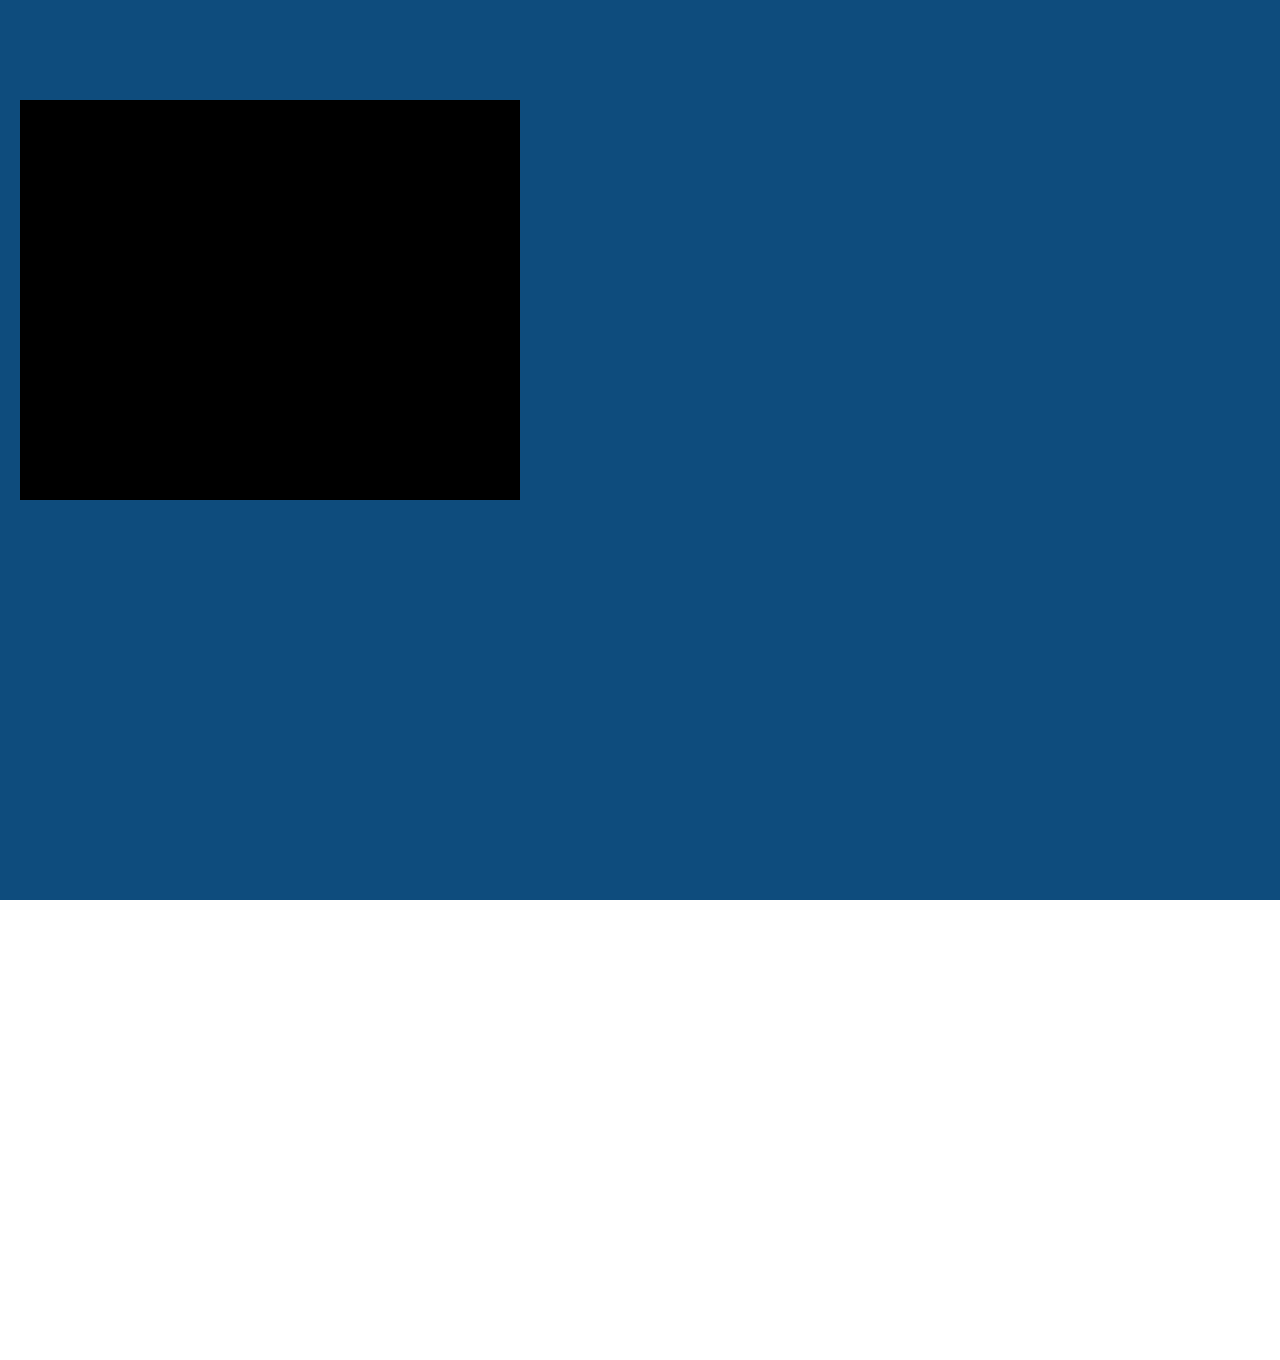
<file: WhiteWaterRafting/index.html>
<!DOCTYPE html>
<html lang="en">
<head>
    <meta charset="UTF-8">
    <title>泛舟平台</title>
    <link rel="stylesheet" href="lib/reset.css">
    <link rel="stylesheet" href="css/main.css">
</head>
<body>
<div class="main">
    <!--总定位次数-->
    <div id="myTargetElement" style="height: 100px;font-size: 60px;"></div>

    <!--全国指纹分部-->
    <div id="density" style="width: 500px;height: 400px;background: #000;"></div>

    <!--全国定位总数员工总数与各场所分布数量-->
    <div id="location_echarts" style="width: 465px;height: 410px;"></div>

    <!--周/月/年每日定位用户增长折线、柱状图-->
    <div id="thedayrice_echarts" style="width: 800px;height:450px;"></div>

</div>

</body>
</html>
<script src="lib/jquery-3.3.1.min.js"></script>
<script src="lib/echarts.min.js"></script>
<script src="lib/echarts-gl.min.js"></script>
<script src="lib/countUp.min.js"></script>
<script src="lib/getpath.js"></script>
<script src="js/main.js"></script>
</file>
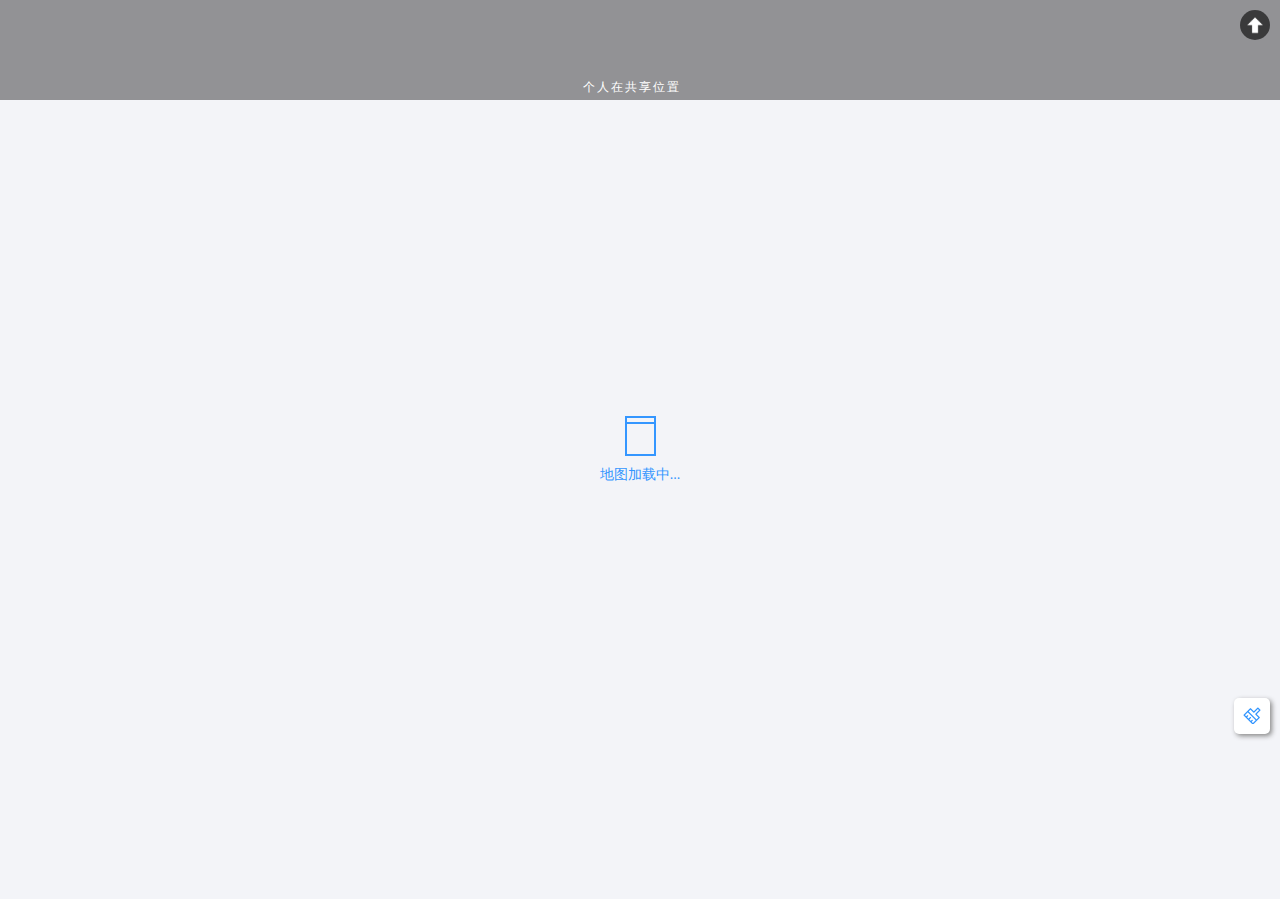
<file: find_people/WEB-INF/index.html>
<!DOCTYPE html>
<html lang="zh">

<head>
<meta charset="UTF-8">
<meta http-equiv="X-UA-Compatible" content="IE=edge,chrome=1">
<!-- <meta name="viewport" content="width=device-width, initial-scale=1.0"> -->
<meta name="viewport"
	content="width=device-width, initial-scale=1.0, maximum-scale=1.0, minimum-scale=1.0, user-scalable=no" />
<title>中科劲点</title>
<link rel="stylesheet" href="css/iconfont/iconfont.css">
<link rel="stylesheet" href="css/style.min.css">
<style type="text/css">
	
	.shared_box{width: 100%;overflow:hidden;background: rgba(0,0,0,0.4);overflow: hidden;position:absolute;left:0;top:0;z-index:100;}
	.shared_box .shared-container{width:fit-content;height: 75px;margin: 0 auto;}
	.shared_box .close, .onslide{width: 30px;height: 30px;border-radius: 50%;background: rgba(0,0,0,0.6);position:absolute;z-index: 200;}
	.shared_box .close img, .onslide img{width: 20px;height: 20px;margin: 5px;}
	.shared_box .close{top: 10px;left: 10px;}
	.shared_box .onslide{right: 10px;top: 10px;}
	
	.shared_box .container{display: flex;flex-direction: row;padding: 12px 0;flex-wrap: wrap;box-sizing: border-box;}
	.shared_box .container .weheader{width: 55px;height: 55px;flex: 1;position: relative;margin: 0px 5px;}
	.shared_box .container .weheader img{width: 55px;height: 55px;border-radius: 50%;position: absolute;left: 0;bottom: 0;right: 0;top: 0;margin: auto;}
	.shared_box .shared-info{width: 100%;height: 25px;line-height: 25px;}
	.shared_box .shared-info p{width: 115px;height: 25px;margin: 0 auto;font-size: 12px;color: #FFFFFF;letter-spacing:2px}
	
	.state_two{height:30px;position:relative;overflow:hidden;line-height:30px;margin-top:5px;display:none;}
	.down_up{width:25px;height:19px;position:absolute;right:10px;top:3px;}
	.down_up img{width:100%;height:100%;}
	.point_icon{width:25px;height:19px;position:absolute;left:10px;top:3px;}
	.point_icon img{width:100%;height:100%}
</style>
</head>

<body>

	<!--共享位置列表-->
	<div class="shared_box">
		<div class="state_one">
			<!--<div class="close"><img src="images/close.png"/></div>-->
			<div class="shared-container">
				<div class="container">
					
				</div>
			</div>
			<div class="shared-info"><p><span id="num"></span>个人在共享位置</p></div>
			<div class="onslide" onclick="packUp()"><img src="images/onslider.png"/></div>
		</div>
		<div class="state_two">
			<div class="shared-info"><p>您正在共享位置</p></div>
			<div class="down_up"> 
				<img src="images/down_up.png"></img>
			</div>
			<div class="point_icon"> 
				<img src="images/point.png"></img>
			</div>
		</div>
	</div>
	
	
	<div id="groupLayer_Shade"></div>
	<!--蜂鸟地图-->
	<div id="fengMap"></div>

	<!--地图加载中-->
	<div class="map-loading">
		<div class="binding"></div>
		<div class="pad">
			<div class="line line1"></div>
			<div class="line line2"></div>
			<div class="line line3"></div>
		</div>
		<div class="text">地图加载中...</div>
	</div>
	<div class="floorIcon sameIcon" id="sameIcon"></div>
	<div class="floorIcon startIcon" id="startIcon"></div>
	<div class="floorIcon endIcon" id="endIcon"></div>
	

	<!--底部信息窗-->
	<div class="info-wrap clearfix">
		<div class="text-area">
			<p class="mainTitle">
				<span class="modelname">乔治</span> <span class="groupname">乔治</span>
			</p>
			<p>
				<small class="typename">综合店铺</small>
			</p>
		</div>
		<div class="img-area" id="goToRoute">
			<img class="goTo" src="images/go_to.png" width="64px" />
		</div>
	</div>
	<!-- 路径起点终点窗口 -->
	<div class="route-wrap clearfix" id="route-panel">
		<div class="route-loc-wrap">
			<div class="route-input">
				<img src="images/s.png"> <input type="text" name="startTxt"
					onfocus="showPickPage(1);return false;">
			</div>
			<div class="lineStyle"></div>
			<div class="route-input">
				<img src="images/e.png"> <input type="text" name="endTxt"
					onfocus="showPickPage(2);return false;">
			</div>
		</div>
		<div class="loc-btn-wrap">
			<i class="icon iconfont icon-iconfontqiehuan02"></i>
		</div>
		<div class="route-btn-wrap" id="startNavi">
			<img src="images/go.png" />
		</div>
	</div>
	<!-- 导航页面 -->
	<div class="navi-header">
		<h5 class="navi-directiion center">前方直行</h5>
		<p class="center">
			<span class="navi-distance">15</span><span>米</span>
		</p>
		<div class="navi-stop-img">
			<img src="images/endnav-icon.png" />
		</div>
	</div>
	<div class="navi-bottom-tip">
		<span>目的地：</span><span class="mname">名称</span><span class="gname"></span>
		<span class="right-tip"><i class="icon iconfont icon-buhang"></i><span
			class="remain">2</span>分钟</span>
	</div>
	<div class="navi-info">
		<p class="navi-dis"></p>
		<p class="navi-angle"></p>
		<p class="navi-info-lanya"></p>
		<p class="navi-info-status"></p>
		<p class="navi-info-floor"></p>
		<p class="navi-info-loc"></p>
	</div>
	
	
	<!--右侧导航菜单-->
	<div class="right-wrap">
		<ul>
			<li id="clearAllStatus"><i class="clear-icon"></i></li>
		</ul>
	</div>
	

	
	<!-- <script src="lib/eruda.min.js"></script>
    <script>eruda.init();</script> -->
	<script src="js/jquery.min.js"></script>
	<script src="lib/fengmap.min-v2.0.34.js"></script>
	<script src="lib/layer.js"></script>
	<script src="js/all.js?2018621532"></script>
	
</body>

</html>
</file>
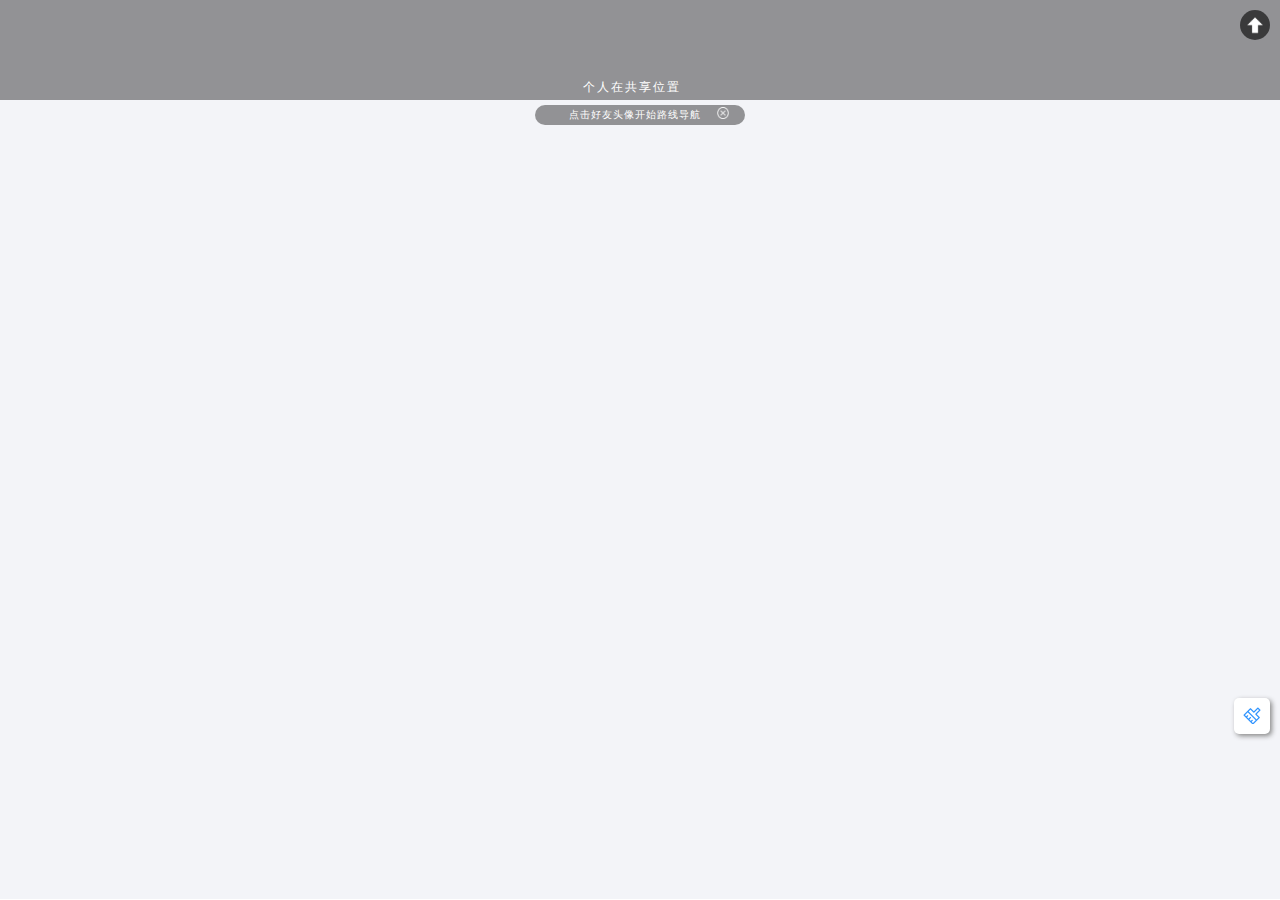
<file: find_people_xz/WEB-INF/index.html>
<!DOCTYPE html>
<html lang="zh">

<head>
<meta charset="UTF-8">
<meta http-equiv="X-UA-Compatible" content="IE=edge,chrome=1">
<!-- <meta name="viewport" content="width=device-width, initial-scale=1.0"> -->
<meta name="viewport"
	content="width=device-width, initial-scale=1.0, maximum-scale=1.0, minimum-scale=1.0, user-scalable=no" />
<title>西站地区导航</title>
<link rel="stylesheet" href="css/iconfont/iconfont.css">
<link rel="stylesheet" href="css/style.min.css">
<style type="text/css">
	
	.shared_box{width: 100%;overflow:hidden;background: rgba(0,0,0,0.4);overflow: hidden;position:absolute;left:0;top:0;z-index:100;}
	.shared_box .shared-container{width:fit-content;height: 75px;margin: 0 auto;}
	.shared_box .close, .onslide{width: 30px;height: 30px;border-radius: 50%;background: rgba(0,0,0,0.6);position:absolute;z-index: 200;}
	.shared_box .close img, .onslide img{width: 20px;height: 20px;margin: 5px;}
	.shared_box .close{top: 10px;left: 10px;}
	.shared_box .onslide{right: 10px;top: 10px;}
	
	.shared_box .container{display: flex;flex-direction: row;padding: 12px 0;flex-wrap: wrap;box-sizing: border-box;}
	.shared_box .container .weheader{width: 55px;height: 55px;flex: 1;position: relative;margin: 0px 5px;}
	.shared_box .container .weheader img{width: 55px;height: 55px;border-radius: 50%;position: absolute;left: 0;bottom: 0;right: 0;top: 0;margin: auto;}
	.shared_box .shared-info{width: 100%;height: 25px;line-height: 25px;}
	.shared_box .shared-info p{width: 115px;height: 25px;margin: 0 auto;font-size: 12px;color: #FFFFFF;letter-spacing:2px}
	
	.state_two{height:30px;position:relative;overflow:hidden;line-height:30px;margin-top:5px;display:none;}
	.down_up{width:25px;height:19px;position:absolute;right:10px;top:3px;}
	.down_up img{width:100%;height:100%;}
	.point_icon{width:25px;height:19px;position:absolute;left:10px;top:3px;}
	.point_icon img{width:100%;height:100%}
	
	.nav_hint{height: 20px;width:100%;position:absolute;top:105px;z-index:100;}
	.nav_hint .hint{width:200px;height:20px;line-height:20px;margin:0 auto;background:rgba(0,0,0,0.4);color:#ffffff;text-align:center;border-radius:10px;padding-right:10px;position:relative;font-size:10px;letter-spacing:1px;}
	.nav_hint .close_hint{width:14px;height:14px;padding:1px 3px;position:absolute;top:0;right:12px;}
	.nav_hint .close_hint img{width:12px;height:12px;}
</style>
</head>

<body>

	<!--共享位置列表-->
	<div class="shared_box">
		<div class="state_one">
			<!--<div class="close"><img src="images/close.png"/></div>-->
			<div class="shared-container">
				<div class="container">
					
				</div>
			</div>
			<div class="shared-info"><p><span id="num"></span>个人在共享位置</p></div>
			<div class="onslide" onclick="packUp()"><img src="images/onslider.png"/></div>
		</div>
		<div class="state_two">
			<div class="shared-info"><p>您正在共享位置</p></div>
			<div class="down_up"> 
				<img src="images/down_up.png"></img>
			</div>
			<div class="point_icon"> 
				<img src="images/point.png"></img>
			</div>
		</div>
	</div>
	<div class="nav_hint">
		<div class="hint">
			点击好友头像开始路线导航
			<div class="close_hint" onclick="closeHint()">
				<img src="images/close.png" width="64px" />
			</div>
		</div>
	</div>
	
	
	<div id="groupLayer_Shade"></div>
	<!--蜂鸟地图-->
	<div id="fengMap"></div>

	<!--地图加载中-->
	<div class="map-loading" style="display:none;">
		<div class="binding"></div>
		<div class="pad">
			<div class="line line1"></div>
			<div class="line line2"></div>
			<div class="line line3"></div>
		</div>
		<div class="text">地图加载中...</div>
	</div>
	<div class="floorIcon sameIcon" id="sameIcon"></div>
	<div class="floorIcon startIcon" id="startIcon"></div>
	<div class="floorIcon endIcon" id="endIcon"></div>
	

	<!--底部信息窗-->
	<div class="info-wrap clearfix">
		<div class="text-area">
			<p class="mainTitle">
				<span class="modelname">乔治</span> <span class="groupname">乔治</span>
			</p>
			<p>
				<small class="typename">综合店铺</small>
			</p>
		</div>
		<div class="img-area" id="goToRoute">
			<img class="goTo" src="images/go_to.png" width="64px" />
		</div>
	</div>
	<!-- 路径起点终点窗口 -->
	<div class="route-wrap clearfix" id="route-panel">
		<div class="route-loc-wrap">
			<div class="route-input">
				<img src="images/s.png"> <input type="text" name="startTxt"
					onfocus="showPickPage(1);return false;">
			</div>
			<div class="lineStyle"></div>
			<div class="route-input">
				<img src="images/e.png"> <input type="text" name="endTxt"
					onfocus="showPickPage(2);return false;">
			</div>
		</div>
		<div class="loc-btn-wrap">
			<i class="icon iconfont icon-iconfontqiehuan02"></i>
		</div>
		<div class="route-btn-wrap" id="startNavi">
			<img src="images/go.png" />
		</div>
	</div>
	<!-- 导航页面 -->
	<div class="navi-header">
		<h5 class="navi-directiion center">前方直行</h5>
		<p class="center">
			<span class="navi-distance">15</span><span>米</span>
		</p>
		<div class="navi-stop-img">
			<img src="images/endnav-icon.png" />
		</div>
	</div>
	<div class="navi-bottom-tip">
		<span>目的地：</span><span class="mname">名称</span><span class="gname"></span>
		<span class="right-tip"><i class="icon iconfont icon-buhang"></i><span
			class="remain">2</span>分钟</span>
	</div>
	<div class="navi-info">
		<p class="navi-dis"></p>
		<p class="navi-angle"></p>
		<p class="navi-info-lanya"></p>
		<p class="navi-info-status"></p>
		<p class="navi-info-floor"></p>
		<p class="navi-info-loc"></p>
	</div>
	
	
	<!--右侧导航菜单-->
	<div class="right-wrap">
		<ul>
			<li id="clearAllStatus"><i class="clear-icon"></i></li>
		</ul>
	</div>
	

	
	<!-- <script src="lib/eruda.min.js"></script>
    <script>eruda.init();</script> -->
	<script src="js/jquery.min.js"></script>
	<script src="lib/fengmap.min-v2.0.34.js"></script>
	<script src="lib/layer.js"></script>
	<script src="js/all.js?sdfsdfdsff"></script>
	
</body>

</html>
</file>
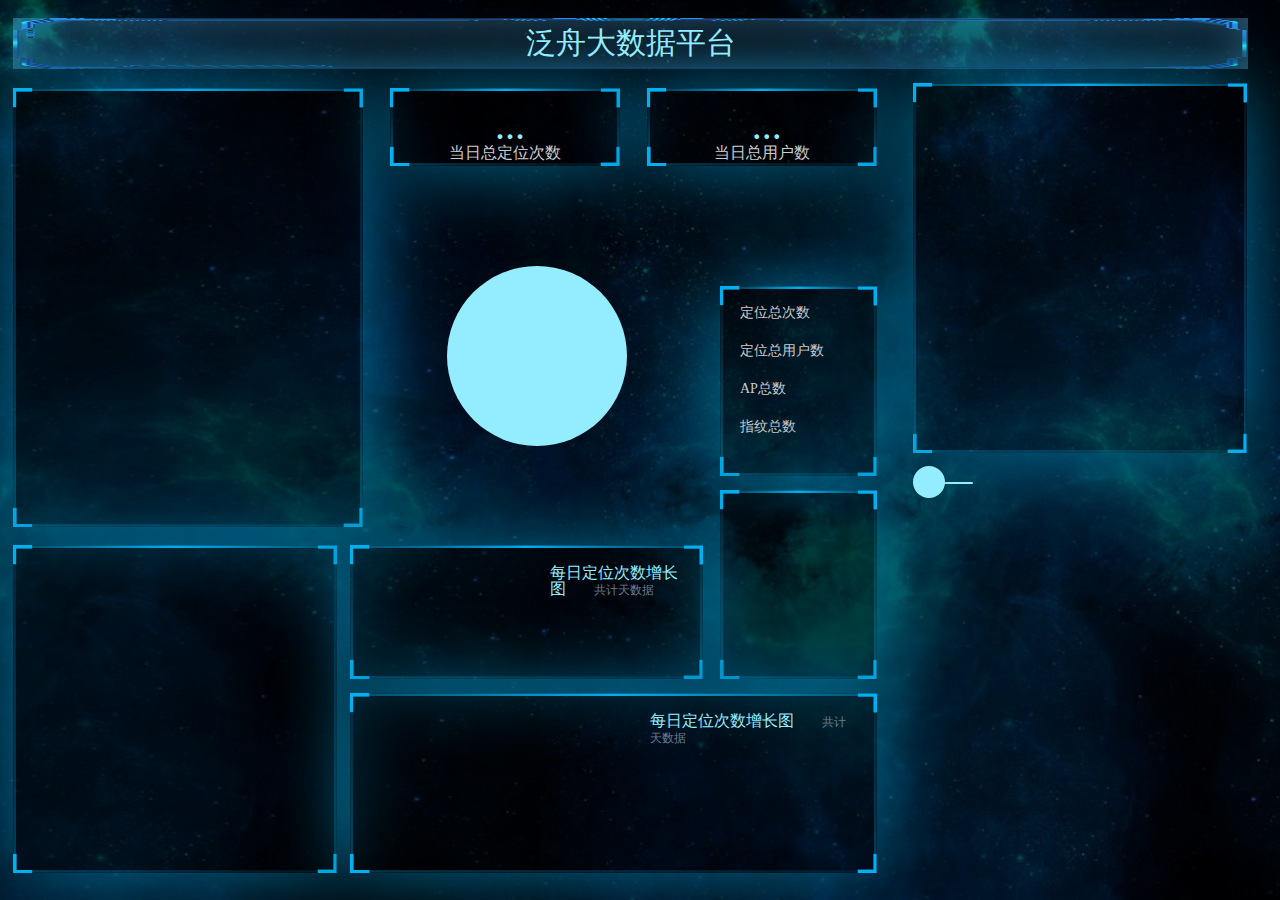
<file: WhiteWaterRafting/main.html>
<!DOCTYPE html>
<html lang="en">
<head>
    <meta charset="UTF-8">
    <title>泛舟大数据平台</title>
    <link rel="stylesheet" href="lib/reset.css">
    <link rel="stylesheet" href="css/resize.css">
</head>
<body>
<div class="main">
    <div class="bg_shade"></div>
    <div class="main_container">
    <div class="main_title">
        <div class="o_title">泛舟大数据平台</div>
    </div>
    <div class="module module1">
        <!--全国定位总数员工总数与各场所分布数量-->
        <div id="location_echarts"></div>
        <div class="lamp"></div>
    </div>
    <div class="module module2">
        <div id="myTargetElement">...</div>
        当日总定位次数
    </div>
    <div class="module module3">
        <!--全国总ap次数-->
        <div id="user_num">...</div>
        当日总用户数
    </div>
    <div class="module module4">
        <!--每日定位用户图-->
        <div class="loc_user_container">
            <div id="loc_user"></div>
        </div>
        <div class="loc_map">
            <div id="loc_emap"></div>
            <div id="mapCharts"></div>
            <div id="cut_map" >
                <div class="model_slider">
                    <div class="checkbox">
                        <input type="checkbox" onclick="slider()"/>
                        <label></label>
                    </div>
                </div>
            </div>
        </div>
    </div>
    <!--全国指纹分部-->
    <div class="module module5">
        <div class="spinner_content">
            <div class="spinner"></div>
        </div>
        <div id="density"></div>
    </div>
    <div class="module module6">
        <ul class="mo_list">
            <li>
                <p class="mo_title">定位总次数</p>
                <p class="mo_number" id="loc_sum"></p>
            </li>
            <li>
                <p class="mo_title">定位总用户数</p>
                <p class="mo_number" id="user_sum"></p>
            </li>
            <li>
                <p class="mo_title">AP总数</p>
                <p class="mo_number" id="ap_sum"></p>
            </li>
            <li>
                <p class="mo_title">指纹总数</p>
                <p class="mo_number" id="dir_sum"></p></li>
        </ul>
    </div>
    <div class="module module7">
        <!--周/月/年每日定位次数折线、柱状图-->
        <div id="theday_echarts"></div>
    </div>
    <div class="module module8">
        <!--周/月/年每日定位增长折线、柱状图-->
        <div class="thedayloc_title">
            <span>每日定位次数增长图</span> &nbsp;&nbsp;&nbsp;&nbsp;&nbsp;
            <span class="loc_num">共计<span id="thedayloc_num"></span>天数据</span>
        </div>
        <div id="thedayloc_echarts"></div>
    </div>
    <div class="module module9">
        <!--用户来源-->
        <div id="user_source"></div>
    </div>
    <div class="module module10">
        <!--周/月/年每日定位用户增长折线、柱状图-->
        <div class="thedayloc_title">
            <span>每日定位次数增长图</span> &nbsp;&nbsp;&nbsp;&nbsp;&nbsp;
            <span class="loc_num">共计<span id="thedayuser_num"></span>天数据</span>
        </div>
        <div id="thedayrice_echarts"></div>
    </div>
    </div>
</div>

</body>
</html>
<script src="lib/jquery-3.3.1.min.js"></script>
<script src="lib/echarts.min.js"></script>
<script src="lib/echarts-gl.min.js"></script>
<script src="lib/bmap.js"></script>
<script src="lib/countUp.min.js"></script>
<script src="lib/getpath.js"></script>
<script src="js/gps.js"></script>
<script src="js/getPath.js"></script>
<script src="js/resize.js"></script>
<script src="js/judgegps.js"></script>
<script src="js/main.js"></script>
<script src="js/login.js"></script>
</file>
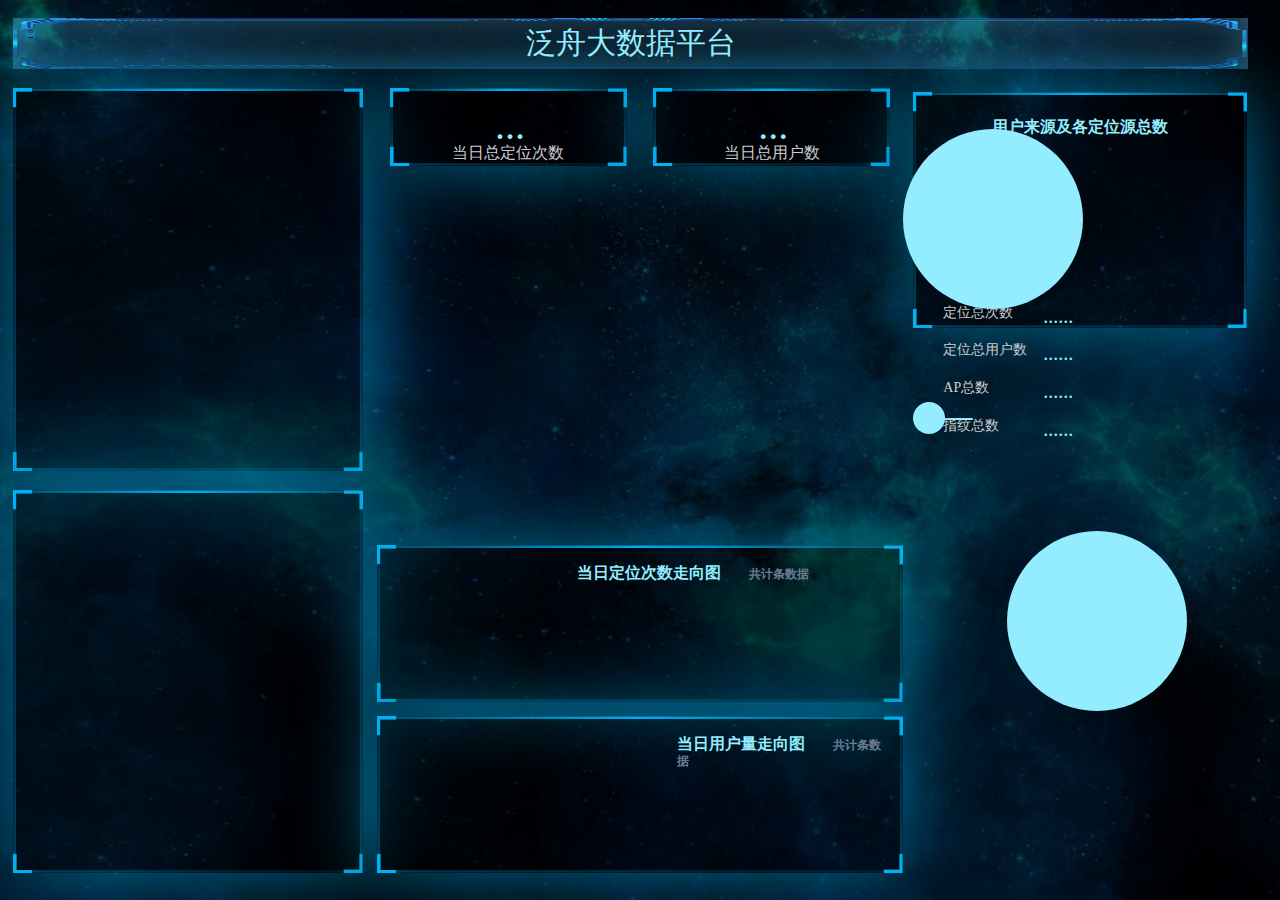
<file: WhiteWaterRafting2/main.html>
<!DOCTYPE html>
<html lang="en">
<head>
    <meta charset="UTF-8">
    <title>泛舟大数据平台</title>
    <link rel="stylesheet" href="lib/reset.css">
    <link rel="stylesheet" href="css/resize.css">
</head>
<body>
<div class="main">
    <div class="bg_shade"></div>
    <div class="main_container">
    <div class="main_title">
        <div class="o_title">泛舟大数据平台</div>
    </div>
    <div class="module module1">
        <!--全国定位总数员工总数与各场所分布数量-->
        <!--<div id="location_echarts"></div>-->
        <!--每日定位用户图-->
        <div class="loc_user_container">
            <div id="loc_user"></div>
        </div>
        <!--<div class="lamp"></div>-->
    </div>
    <div class="module module2">
        <div id="myTargetElement">...</div>
        当日总定位次数
    </div>
    <div class="module module3">
        <!--全国总ap次数-->
        <div id="user_num">...</div>
        当日总用户数
    </div>
    <div class="module module4">
        <div class="loc_user_container">
            <div class="module module9">
                <div class="user_resoue">
                    用户来源及各定位源总数
                </div>
                <div class="spinner_content2">
                    <div class="spinner"></div>
                </div>
                <!--用户来源-->
                <div id="user_source"></div>

                <ul class="mo_list">
                    <li>
                        <p class="mo_title">定位总次数</p>
                        <p class="mo_number" id="loc_sum">......</p>
                    </li>
                    <li>
                        <p class="mo_title">定位总用户数</p>
                        <p class="mo_number" id="user_sum">......</p>
                    </li>
                    <li>
                        <p class="mo_title">AP总数</p>
                        <p class="mo_number" id="ap_sum">......</p>
                    </li>
                    <li>
                        <p class="mo_title">指纹总数</p>
                        <p class="mo_number" id="dir_sum">......</p>
                    </li>
                </ul>


            </div>

            <!--<div class="module module6">-->

            <!--</div>-->
        </div>


        <div class="loc_map">
            <div class="spinner_content">
                <div class="spinner"></div>
            </div>
            <div id="density"></div>
            <div id="loc_emap"></div>
            <div id="cut_map" >
                <div class="model_slider">
                    <div class="checkbox">
                        <input type="checkbox" onclick="slider()"/>
                        <label></label>
                    </div>
                </div>
            </div>
        </div>
    </div>
    <!--全国指纹分部-->
    <div class="module module5">

        <div id="mapCharts"></div>

    </div>

    <div class="module module7">
        <!--周/月/年每日定位次数折线、柱状图-->
        <div id="theday_echarts"></div>
    </div>
    <div class="module module8">
        <!--周/月/年每日定位增长折线、柱状图-->
        <div class="thedayloc_title">
            <span>当日定位次数走向图</span> &nbsp;&nbsp;&nbsp;&nbsp;&nbsp;
            <span class="loc_num">共计<span id="thedayloc_num"></span>条数据</span>
        </div>
        <div id="thedayloc_echarts"></div>
    </div>

    <div class="module module10">
        <!--周/月/年每日定位用户增长折线、柱状图-->
        <div class="thedayloc_title">
            <span><b>当日用户量走向图</b></span> &nbsp;&nbsp;&nbsp;&nbsp;&nbsp;
            <span class="loc_num">共计<span id="thedayuser_num"></span>条数据</span>
        </div>
        <div id="thedayrice_echarts"></div>
    </div>
    </div>
</div>

</body>
</html>
<script src="lib/jquery-3.3.1.min.js"></script>
<script src="lib/echarts.min.js"></script>
<script src="lib/echarts-gl.min.js"></script>
<script src="lib/bmap.js"></script>
<script src="lib/countUp.min.js"></script>
<script src="lib/getpath.js"></script>
<script src="js/gps.js"></script>
<script src="js/getPath.js"></script>
<script src="js/resize.js"></script>
<script src="js/judgegps.js"></script>
<script src="js/main.js"></script>
<script src="js/login.js"></script>
</file>
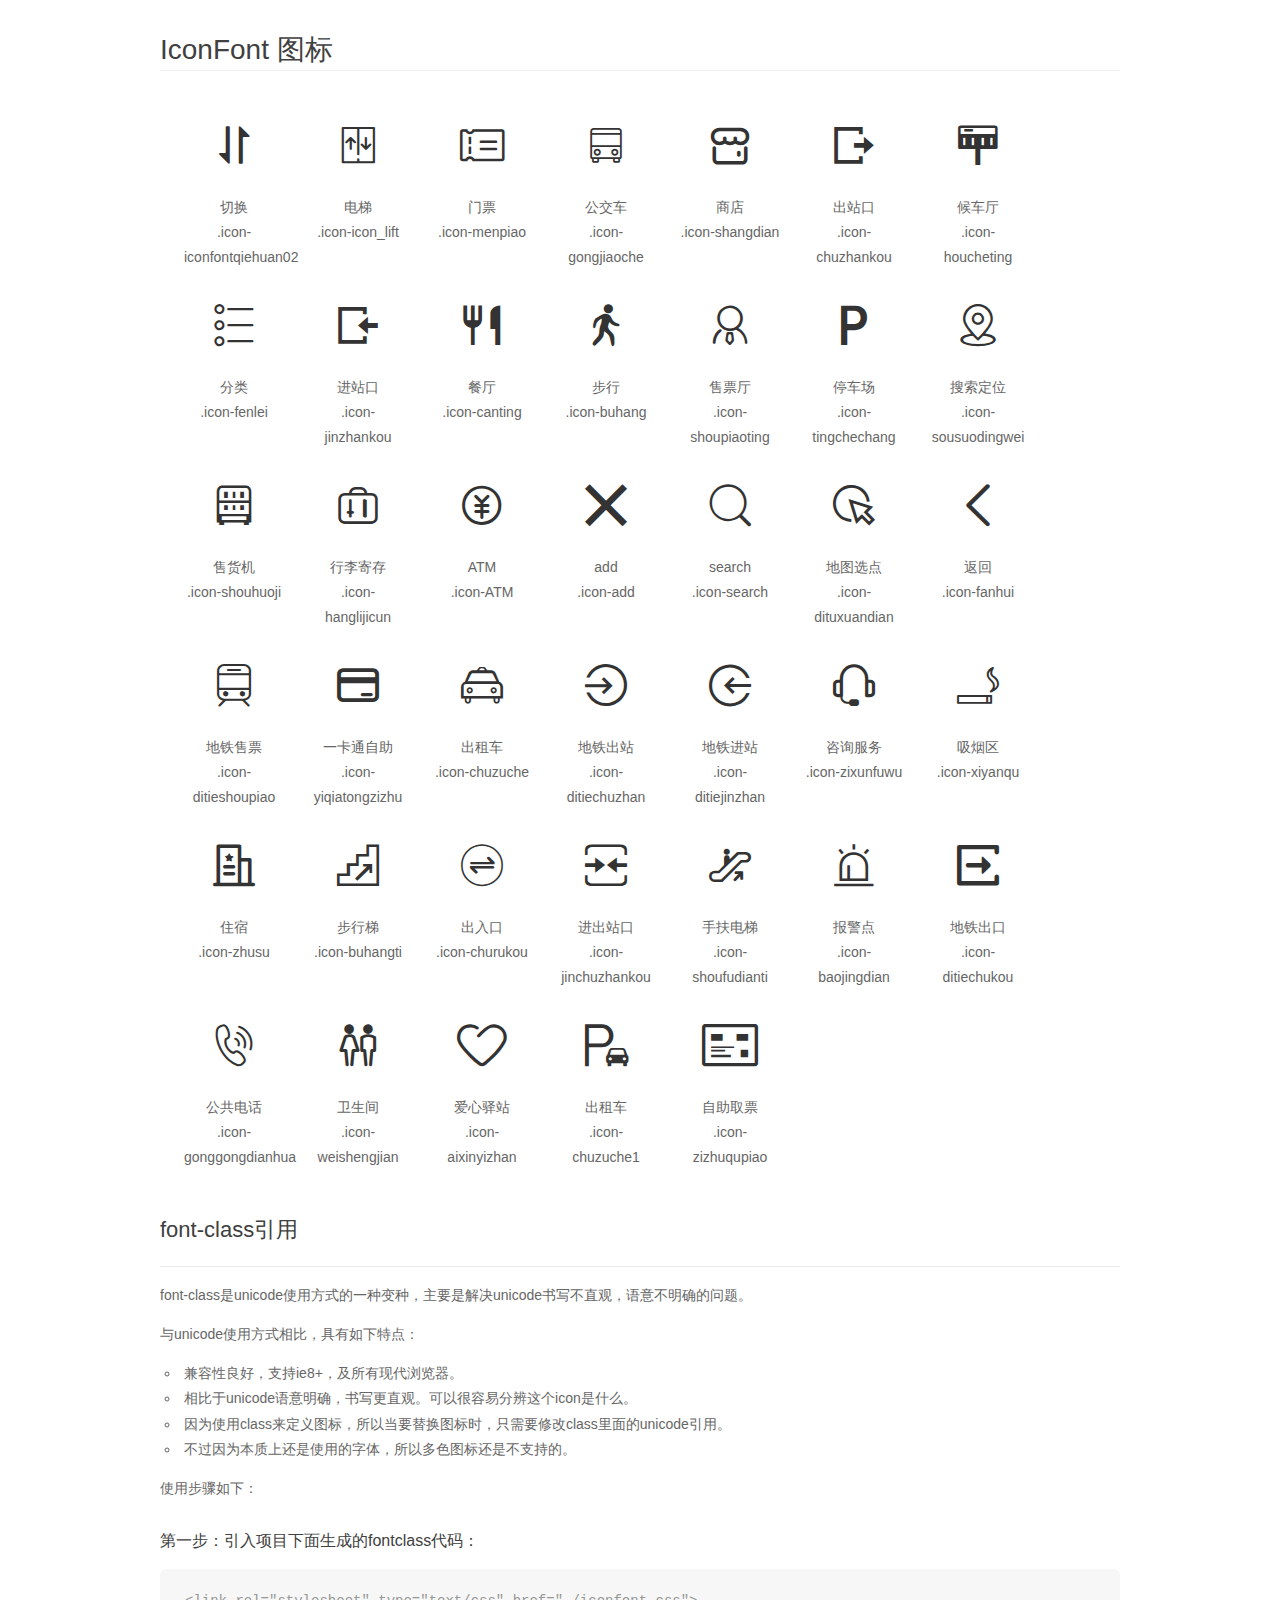
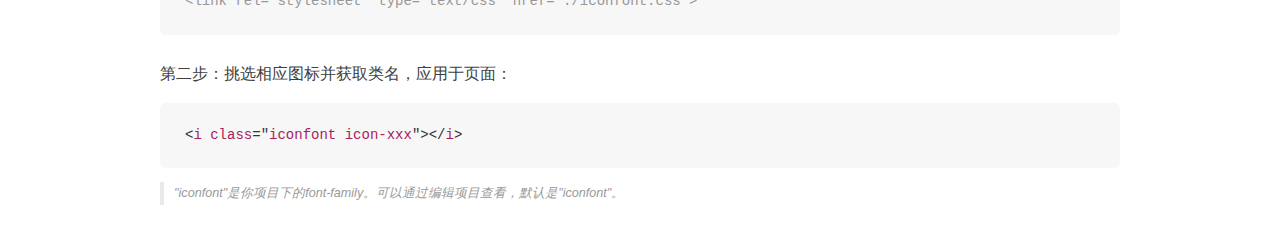
<file: find_people/WEB-INF/css/iconfont/demo_fontclass.html>
<!DOCTYPE html>
<html>
<head>
    <meta charset="utf-8"/>
    <title>IconFont</title>
    <link rel="stylesheet" href="demo.css">
    <link rel="stylesheet" href="iconfont.css">
</head>
<body>
    <div class="main markdown">
        <h1>IconFont 图标</h1>
        <ul class="icon_lists clear">
            
                <li>
                <i class="icon iconfont icon-iconfontqiehuan02"></i>
                    <div class="name">切换</div>
                    <div class="fontclass">.icon-iconfontqiehuan02</div>
                </li>
            
                <li>
                <i class="icon iconfont icon-icon_lift"></i>
                    <div class="name">电梯</div>
                    <div class="fontclass">.icon-icon_lift</div>
                </li>
            
                <li>
                <i class="icon iconfont icon-menpiao"></i>
                    <div class="name">门票</div>
                    <div class="fontclass">.icon-menpiao</div>
                </li>
            
                <li>
                <i class="icon iconfont icon-gongjiaoche"></i>
                    <div class="name">公交车</div>
                    <div class="fontclass">.icon-gongjiaoche</div>
                </li>
            
                <li>
                <i class="icon iconfont icon-shangdian"></i>
                    <div class="name">商店</div>
                    <div class="fontclass">.icon-shangdian</div>
                </li>
            
                <li>
                <i class="icon iconfont icon-chuzhankou"></i>
                    <div class="name">出站口</div>
                    <div class="fontclass">.icon-chuzhankou</div>
                </li>
            
                <li>
                <i class="icon iconfont icon-houcheting"></i>
                    <div class="name">候车厅</div>
                    <div class="fontclass">.icon-houcheting</div>
                </li>
            
                <li>
                <i class="icon iconfont icon-fenlei"></i>
                    <div class="name">分类</div>
                    <div class="fontclass">.icon-fenlei</div>
                </li>
            
                <li>
                <i class="icon iconfont icon-jinzhankou"></i>
                    <div class="name">进站口</div>
                    <div class="fontclass">.icon-jinzhankou</div>
                </li>
            
                <li>
                <i class="icon iconfont icon-canting"></i>
                    <div class="name">餐厅</div>
                    <div class="fontclass">.icon-canting</div>
                </li>
            
                <li>
                <i class="icon iconfont icon-buhang"></i>
                    <div class="name">步行</div>
                    <div class="fontclass">.icon-buhang</div>
                </li>
            
                <li>
                <i class="icon iconfont icon-shoupiaoting"></i>
                    <div class="name">售票厅</div>
                    <div class="fontclass">.icon-shoupiaoting</div>
                </li>
            
                <li>
                <i class="icon iconfont icon-tingchechang"></i>
                    <div class="name">停车场</div>
                    <div class="fontclass">.icon-tingchechang</div>
                </li>
            
                <li>
                <i class="icon iconfont icon-sousuodingwei"></i>
                    <div class="name">搜索定位</div>
                    <div class="fontclass">.icon-sousuodingwei</div>
                </li>
            
                <li>
                <i class="icon iconfont icon-shouhuoji"></i>
                    <div class="name">售货机</div>
                    <div class="fontclass">.icon-shouhuoji</div>
                </li>
            
                <li>
                <i class="icon iconfont icon-hanglijicun"></i>
                    <div class="name">行李寄存</div>
                    <div class="fontclass">.icon-hanglijicun</div>
                </li>
            
                <li>
                <i class="icon iconfont icon-ATM"></i>
                    <div class="name">ATM</div>
                    <div class="fontclass">.icon-ATM</div>
                </li>
            
                <li>
                <i class="icon iconfont icon-add"></i>
                    <div class="name">add</div>
                    <div class="fontclass">.icon-add</div>
                </li>
            
                <li>
                <i class="icon iconfont icon-search"></i>
                    <div class="name">search</div>
                    <div class="fontclass">.icon-search</div>
                </li>
            
                <li>
                <i class="icon iconfont icon-dituxuandian"></i>
                    <div class="name">地图选点</div>
                    <div class="fontclass">.icon-dituxuandian</div>
                </li>
            
                <li>
                <i class="icon iconfont icon-fanhui"></i>
                    <div class="name">返回</div>
                    <div class="fontclass">.icon-fanhui</div>
                </li>
            
                <li>
                <i class="icon iconfont icon-ditieshoupiao"></i>
                    <div class="name">地铁售票</div>
                    <div class="fontclass">.icon-ditieshoupiao</div>
                </li>
            
                <li>
                <i class="icon iconfont icon-yiqiatongzizhu"></i>
                    <div class="name">一卡通自助</div>
                    <div class="fontclass">.icon-yiqiatongzizhu</div>
                </li>
            
                <li>
                <i class="icon iconfont icon-chuzuche"></i>
                    <div class="name">出租车</div>
                    <div class="fontclass">.icon-chuzuche</div>
                </li>
            
                <li>
                <i class="icon iconfont icon-ditiechuzhan"></i>
                    <div class="name">地铁出站</div>
                    <div class="fontclass">.icon-ditiechuzhan</div>
                </li>
            
                <li>
                <i class="icon iconfont icon-ditiejinzhan"></i>
                    <div class="name">地铁进站</div>
                    <div class="fontclass">.icon-ditiejinzhan</div>
                </li>
            
                <li>
                <i class="icon iconfont icon-zixunfuwu"></i>
                    <div class="name">咨询服务</div>
                    <div class="fontclass">.icon-zixunfuwu</div>
                </li>
            
                <li>
                <i class="icon iconfont icon-xiyanqu"></i>
                    <div class="name">吸烟区</div>
                    <div class="fontclass">.icon-xiyanqu</div>
                </li>
            
                <li>
                <i class="icon iconfont icon-zhusu"></i>
                    <div class="name">住宿</div>
                    <div class="fontclass">.icon-zhusu</div>
                </li>
            
                <li>
                <i class="icon iconfont icon-buhangti"></i>
                    <div class="name">步行梯</div>
                    <div class="fontclass">.icon-buhangti</div>
                </li>
            
                <li>
                <i class="icon iconfont icon-churukou"></i>
                    <div class="name">出入口</div>
                    <div class="fontclass">.icon-churukou</div>
                </li>
            
                <li>
                <i class="icon iconfont icon-jinchuzhankou"></i>
                    <div class="name">进出站口</div>
                    <div class="fontclass">.icon-jinchuzhankou</div>
                </li>
            
                <li>
                <i class="icon iconfont icon-shoufudianti"></i>
                    <div class="name">手扶电梯</div>
                    <div class="fontclass">.icon-shoufudianti</div>
                </li>
            
                <li>
                <i class="icon iconfont icon-baojingdian"></i>
                    <div class="name">报警点</div>
                    <div class="fontclass">.icon-baojingdian</div>
                </li>
            
                <li>
                <i class="icon iconfont icon-ditiechukou"></i>
                    <div class="name">地铁出口</div>
                    <div class="fontclass">.icon-ditiechukou</div>
                </li>
            
                <li>
                <i class="icon iconfont icon-gonggongdianhua"></i>
                    <div class="name">公共电话</div>
                    <div class="fontclass">.icon-gonggongdianhua</div>
                </li>
            
                <li>
                <i class="icon iconfont icon-weishengjian"></i>
                    <div class="name">卫生间</div>
                    <div class="fontclass">.icon-weishengjian</div>
                </li>
            
                <li>
                <i class="icon iconfont icon-aixinyizhan"></i>
                    <div class="name">爱心驿站</div>
                    <div class="fontclass">.icon-aixinyizhan</div>
                </li>
            
                <li>
                <i class="icon iconfont icon-chuzuche1"></i>
                    <div class="name">出租车</div>
                    <div class="fontclass">.icon-chuzuche1</div>
                </li>
            
                <li>
                <i class="icon iconfont icon-zizhuqupiao"></i>
                    <div class="name">自助取票</div>
                    <div class="fontclass">.icon-zizhuqupiao</div>
                </li>
            
        </ul>

        <h2 id="font-class-">font-class引用</h2>
        <hr>

        <p>font-class是unicode使用方式的一种变种，主要是解决unicode书写不直观，语意不明确的问题。</p>
        <p>与unicode使用方式相比，具有如下特点：</p>
        <ul>
        <li>兼容性良好，支持ie8+，及所有现代浏览器。</li>
        <li>相比于unicode语意明确，书写更直观。可以很容易分辨这个icon是什么。</li>
        <li>因为使用class来定义图标，所以当要替换图标时，只需要修改class里面的unicode引用。</li>
        <li>不过因为本质上还是使用的字体，所以多色图标还是不支持的。</li>
        </ul>
        <p>使用步骤如下：</p>
        <h3 id="-fontclass-">第一步：引入项目下面生成的fontclass代码：</h3>


        <pre><code class="lang-js hljs javascript"><span class="hljs-comment">&lt;link rel="stylesheet" type="text/css" href="./iconfont.css"&gt;</span></code></pre>
        <h3 id="-">第二步：挑选相应图标并获取类名，应用于页面：</h3>
        <pre><code class="lang-css hljs">&lt;<span class="hljs-selector-tag">i</span> <span class="hljs-selector-tag">class</span>="<span class="hljs-selector-tag">iconfont</span> <span class="hljs-selector-tag">icon-xxx</span>"&gt;&lt;/<span class="hljs-selector-tag">i</span>&gt;</code></pre>
        <blockquote>
        <p>"iconfont"是你项目下的font-family。可以通过编辑项目查看，默认是"iconfont"。</p>
        </blockquote>
    </div>
</body>
</html>
</file>
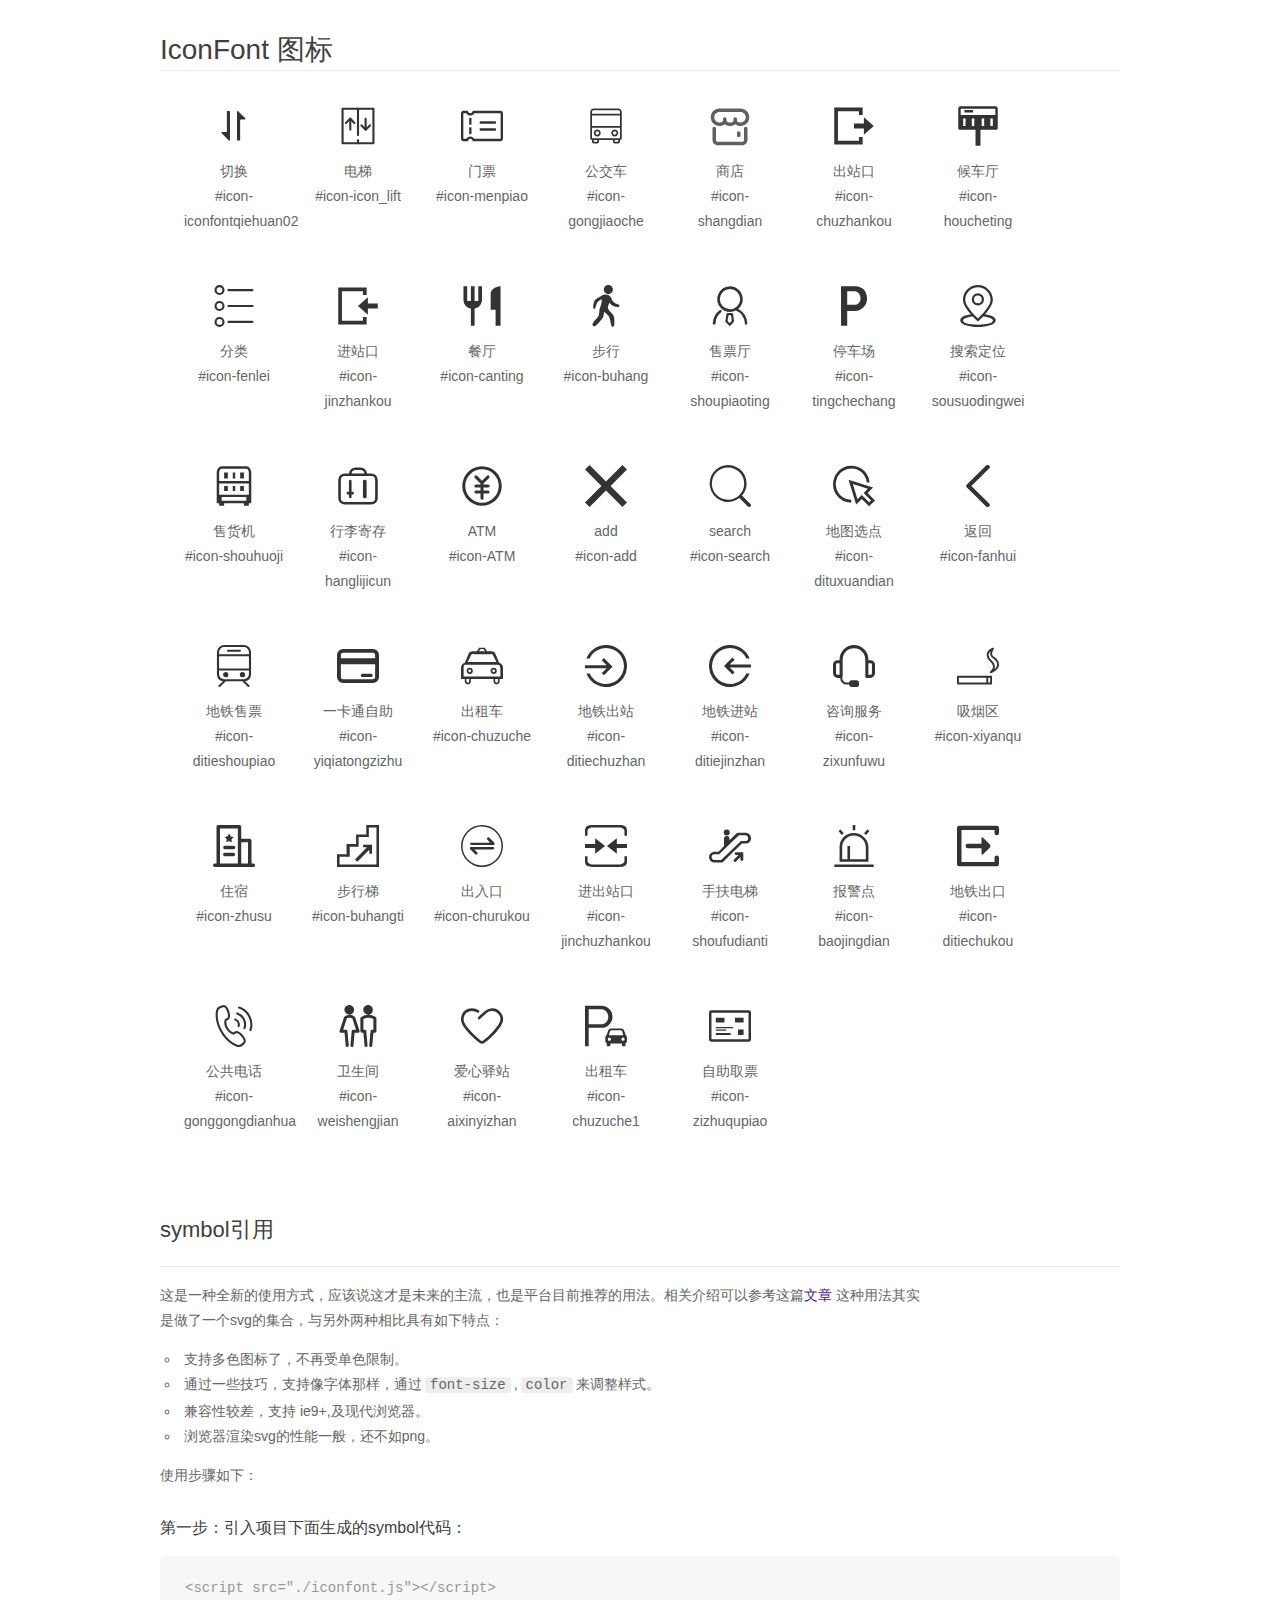
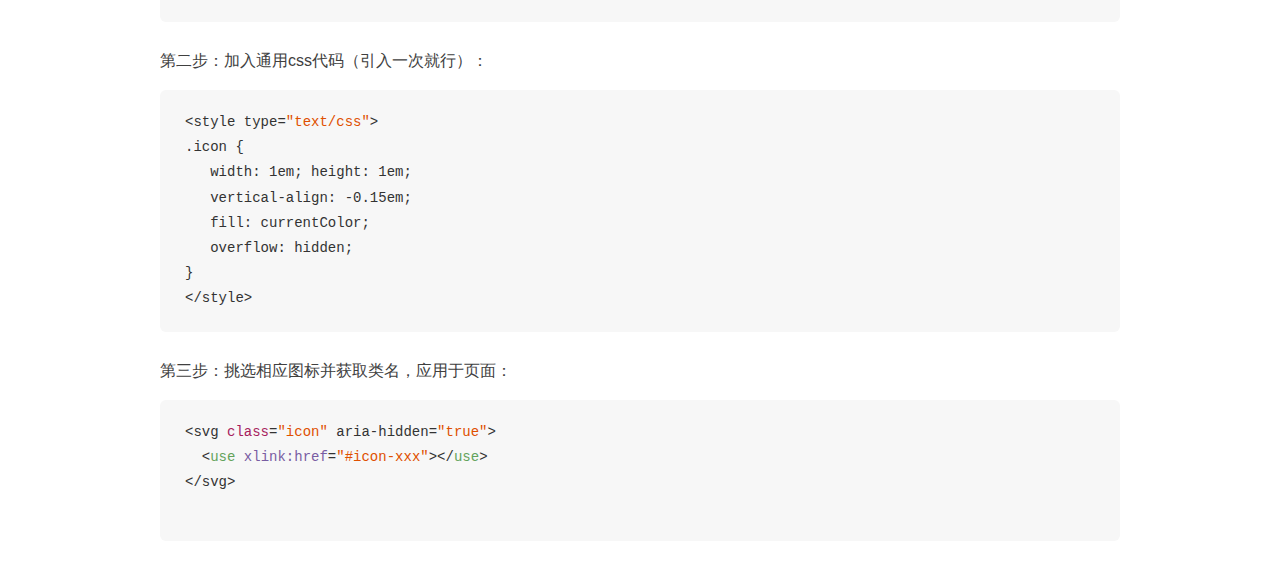
<file: find_people/WEB-INF/css/iconfont/demo_symbol.html>
<!DOCTYPE html>
<html>
<head>
    <meta charset="utf-8"/>
    <title>IconFont</title>
    <link rel="stylesheet" href="demo.css">
    <script src="iconfont.js"></script>

    <style type="text/css">
        .icon {
          /* 通过设置 font-size 来改变图标大小 */
          width: 1em; height: 1em;
          /* 图标和文字相邻时，垂直对齐 */
          vertical-align: -0.15em;
          /* 通过设置 color 来改变 SVG 的颜色/fill */
          fill: currentColor;
          /* path 和 stroke 溢出 viewBox 部分在 IE 下会显示
             normalize.css 中也包含这行 */
          overflow: hidden;
        }

    </style>
</head>
<body>
    <div class="main markdown">
        <h1>IconFont 图标</h1>
        <ul class="icon_lists clear">
            
                <li>
                    <svg class="icon" aria-hidden="true">
                        <use xlink:href="#icon-iconfontqiehuan02"></use>
                    </svg>
                    <div class="name">切换</div>
                    <div class="fontclass">#icon-iconfontqiehuan02</div>
                </li>
            
                <li>
                    <svg class="icon" aria-hidden="true">
                        <use xlink:href="#icon-icon_lift"></use>
                    </svg>
                    <div class="name">电梯</div>
                    <div class="fontclass">#icon-icon_lift</div>
                </li>
            
                <li>
                    <svg class="icon" aria-hidden="true">
                        <use xlink:href="#icon-menpiao"></use>
                    </svg>
                    <div class="name">门票</div>
                    <div class="fontclass">#icon-menpiao</div>
                </li>
            
                <li>
                    <svg class="icon" aria-hidden="true">
                        <use xlink:href="#icon-gongjiaoche"></use>
                    </svg>
                    <div class="name">公交车</div>
                    <div class="fontclass">#icon-gongjiaoche</div>
                </li>
            
                <li>
                    <svg class="icon" aria-hidden="true">
                        <use xlink:href="#icon-shangdian"></use>
                    </svg>
                    <div class="name">商店</div>
                    <div class="fontclass">#icon-shangdian</div>
                </li>
            
                <li>
                    <svg class="icon" aria-hidden="true">
                        <use xlink:href="#icon-chuzhankou"></use>
                    </svg>
                    <div class="name">出站口</div>
                    <div class="fontclass">#icon-chuzhankou</div>
                </li>
            
                <li>
                    <svg class="icon" aria-hidden="true">
                        <use xlink:href="#icon-houcheting"></use>
                    </svg>
                    <div class="name">候车厅</div>
                    <div class="fontclass">#icon-houcheting</div>
                </li>
            
                <li>
                    <svg class="icon" aria-hidden="true">
                        <use xlink:href="#icon-fenlei"></use>
                    </svg>
                    <div class="name">分类</div>
                    <div class="fontclass">#icon-fenlei</div>
                </li>
            
                <li>
                    <svg class="icon" aria-hidden="true">
                        <use xlink:href="#icon-jinzhankou"></use>
                    </svg>
                    <div class="name">进站口</div>
                    <div class="fontclass">#icon-jinzhankou</div>
                </li>
            
                <li>
                    <svg class="icon" aria-hidden="true">
                        <use xlink:href="#icon-canting"></use>
                    </svg>
                    <div class="name">餐厅</div>
                    <div class="fontclass">#icon-canting</div>
                </li>
            
                <li>
                    <svg class="icon" aria-hidden="true">
                        <use xlink:href="#icon-buhang"></use>
                    </svg>
                    <div class="name">步行</div>
                    <div class="fontclass">#icon-buhang</div>
                </li>
            
                <li>
                    <svg class="icon" aria-hidden="true">
                        <use xlink:href="#icon-shoupiaoting"></use>
                    </svg>
                    <div class="name">售票厅</div>
                    <div class="fontclass">#icon-shoupiaoting</div>
                </li>
            
                <li>
                    <svg class="icon" aria-hidden="true">
                        <use xlink:href="#icon-tingchechang"></use>
                    </svg>
                    <div class="name">停车场</div>
                    <div class="fontclass">#icon-tingchechang</div>
                </li>
            
                <li>
                    <svg class="icon" aria-hidden="true">
                        <use xlink:href="#icon-sousuodingwei"></use>
                    </svg>
                    <div class="name">搜索定位</div>
                    <div class="fontclass">#icon-sousuodingwei</div>
                </li>
            
                <li>
                    <svg class="icon" aria-hidden="true">
                        <use xlink:href="#icon-shouhuoji"></use>
                    </svg>
                    <div class="name">售货机</div>
                    <div class="fontclass">#icon-shouhuoji</div>
                </li>
            
                <li>
                    <svg class="icon" aria-hidden="true">
                        <use xlink:href="#icon-hanglijicun"></use>
                    </svg>
                    <div class="name">行李寄存</div>
                    <div class="fontclass">#icon-hanglijicun</div>
                </li>
            
                <li>
                    <svg class="icon" aria-hidden="true">
                        <use xlink:href="#icon-ATM"></use>
                    </svg>
                    <div class="name">ATM</div>
                    <div class="fontclass">#icon-ATM</div>
                </li>
            
                <li>
                    <svg class="icon" aria-hidden="true">
                        <use xlink:href="#icon-add"></use>
                    </svg>
                    <div class="name">add</div>
                    <div class="fontclass">#icon-add</div>
                </li>
            
                <li>
                    <svg class="icon" aria-hidden="true">
                        <use xlink:href="#icon-search"></use>
                    </svg>
                    <div class="name">search</div>
                    <div class="fontclass">#icon-search</div>
                </li>
            
                <li>
                    <svg class="icon" aria-hidden="true">
                        <use xlink:href="#icon-dituxuandian"></use>
                    </svg>
                    <div class="name">地图选点</div>
                    <div class="fontclass">#icon-dituxuandian</div>
                </li>
            
                <li>
                    <svg class="icon" aria-hidden="true">
                        <use xlink:href="#icon-fanhui"></use>
                    </svg>
                    <div class="name">返回</div>
                    <div class="fontclass">#icon-fanhui</div>
                </li>
            
                <li>
                    <svg class="icon" aria-hidden="true">
                        <use xlink:href="#icon-ditieshoupiao"></use>
                    </svg>
                    <div class="name">地铁售票</div>
                    <div class="fontclass">#icon-ditieshoupiao</div>
                </li>
            
                <li>
                    <svg class="icon" aria-hidden="true">
                        <use xlink:href="#icon-yiqiatongzizhu"></use>
                    </svg>
                    <div class="name">一卡通自助</div>
                    <div class="fontclass">#icon-yiqiatongzizhu</div>
                </li>
            
                <li>
                    <svg class="icon" aria-hidden="true">
                        <use xlink:href="#icon-chuzuche"></use>
                    </svg>
                    <div class="name">出租车</div>
                    <div class="fontclass">#icon-chuzuche</div>
                </li>
            
                <li>
                    <svg class="icon" aria-hidden="true">
                        <use xlink:href="#icon-ditiechuzhan"></use>
                    </svg>
                    <div class="name">地铁出站</div>
                    <div class="fontclass">#icon-ditiechuzhan</div>
                </li>
            
                <li>
                    <svg class="icon" aria-hidden="true">
                        <use xlink:href="#icon-ditiejinzhan"></use>
                    </svg>
                    <div class="name">地铁进站</div>
                    <div class="fontclass">#icon-ditiejinzhan</div>
                </li>
            
                <li>
                    <svg class="icon" aria-hidden="true">
                        <use xlink:href="#icon-zixunfuwu"></use>
                    </svg>
                    <div class="name">咨询服务</div>
                    <div class="fontclass">#icon-zixunfuwu</div>
                </li>
            
                <li>
                    <svg class="icon" aria-hidden="true">
                        <use xlink:href="#icon-xiyanqu"></use>
                    </svg>
                    <div class="name">吸烟区</div>
                    <div class="fontclass">#icon-xiyanqu</div>
                </li>
            
                <li>
                    <svg class="icon" aria-hidden="true">
                        <use xlink:href="#icon-zhusu"></use>
                    </svg>
                    <div class="name">住宿</div>
                    <div class="fontclass">#icon-zhusu</div>
                </li>
            
                <li>
                    <svg class="icon" aria-hidden="true">
                        <use xlink:href="#icon-buhangti"></use>
                    </svg>
                    <div class="name">步行梯</div>
                    <div class="fontclass">#icon-buhangti</div>
                </li>
            
                <li>
                    <svg class="icon" aria-hidden="true">
                        <use xlink:href="#icon-churukou"></use>
                    </svg>
                    <div class="name">出入口</div>
                    <div class="fontclass">#icon-churukou</div>
                </li>
            
                <li>
                    <svg class="icon" aria-hidden="true">
                        <use xlink:href="#icon-jinchuzhankou"></use>
                    </svg>
                    <div class="name">进出站口</div>
                    <div class="fontclass">#icon-jinchuzhankou</div>
                </li>
            
                <li>
                    <svg class="icon" aria-hidden="true">
                        <use xlink:href="#icon-shoufudianti"></use>
                    </svg>
                    <div class="name">手扶电梯</div>
                    <div class="fontclass">#icon-shoufudianti</div>
                </li>
            
                <li>
                    <svg class="icon" aria-hidden="true">
                        <use xlink:href="#icon-baojingdian"></use>
                    </svg>
                    <div class="name">报警点</div>
                    <div class="fontclass">#icon-baojingdian</div>
                </li>
            
                <li>
                    <svg class="icon" aria-hidden="true">
                        <use xlink:href="#icon-ditiechukou"></use>
                    </svg>
                    <div class="name">地铁出口</div>
                    <div class="fontclass">#icon-ditiechukou</div>
                </li>
            
                <li>
                    <svg class="icon" aria-hidden="true">
                        <use xlink:href="#icon-gonggongdianhua"></use>
                    </svg>
                    <div class="name">公共电话</div>
                    <div class="fontclass">#icon-gonggongdianhua</div>
                </li>
            
                <li>
                    <svg class="icon" aria-hidden="true">
                        <use xlink:href="#icon-weishengjian"></use>
                    </svg>
                    <div class="name">卫生间</div>
                    <div class="fontclass">#icon-weishengjian</div>
                </li>
            
                <li>
                    <svg class="icon" aria-hidden="true">
                        <use xlink:href="#icon-aixinyizhan"></use>
                    </svg>
                    <div class="name">爱心驿站</div>
                    <div class="fontclass">#icon-aixinyizhan</div>
                </li>
            
                <li>
                    <svg class="icon" aria-hidden="true">
                        <use xlink:href="#icon-chuzuche1"></use>
                    </svg>
                    <div class="name">出租车</div>
                    <div class="fontclass">#icon-chuzuche1</div>
                </li>
            
                <li>
                    <svg class="icon" aria-hidden="true">
                        <use xlink:href="#icon-zizhuqupiao"></use>
                    </svg>
                    <div class="name">自助取票</div>
                    <div class="fontclass">#icon-zizhuqupiao</div>
                </li>
            
        </ul>


        <h2 id="symbol-">symbol引用</h2>
        <hr>

        <p>这是一种全新的使用方式，应该说这才是未来的主流，也是平台目前推荐的用法。相关介绍可以参考这篇<a href="">文章</a>
        这种用法其实是做了一个svg的集合，与另外两种相比具有如下特点：</p>
        <ul>
          <li>支持多色图标了，不再受单色限制。</li>
          <li>通过一些技巧，支持像字体那样，通过<code>font-size</code>,<code>color</code>来调整样式。</li>
          <li>兼容性较差，支持 ie9+,及现代浏览器。</li>
          <li>浏览器渲染svg的性能一般，还不如png。</li>
        </ul>
        <p>使用步骤如下：</p>
        <h3 id="-symbol-">第一步：引入项目下面生成的symbol代码：</h3>
        <pre><code class="lang-js hljs javascript"><span class="hljs-comment">&lt;script src="./iconfont.js"&gt;&lt;/script&gt;</span></code></pre>
        <h3 id="-css-">第二步：加入通用css代码（引入一次就行）：</h3>
        <pre><code class="lang-js hljs javascript">&lt;style type=<span class="hljs-string">"text/css"</span>&gt;
.icon {
   width: <span class="hljs-number">1</span>em; height: <span class="hljs-number">1</span>em;
   vertical-align: <span class="hljs-number">-0.15</span>em;
   fill: currentColor;
   overflow: hidden;
}
&lt;<span class="hljs-regexp">/style&gt;</span></code></pre>
        <h3 id="-">第三步：挑选相应图标并获取类名，应用于页面：</h3>
        <pre><code class="lang-js hljs javascript">&lt;svg <span class="hljs-class"><span class="hljs-keyword">class</span></span>=<span class="hljs-string">"icon"</span> aria-hidden=<span class="hljs-string">"true"</span>&gt;<span class="xml"><span class="hljs-tag">
  &lt;<span class="hljs-name">use</span> <span class="hljs-attr">xlink:href</span>=<span class="hljs-string">"#icon-xxx"</span>&gt;</span><span class="hljs-tag">&lt;/<span class="hljs-name">use</span>&gt;</span>
</span>&lt;<span class="hljs-regexp">/svg&gt;
        </span></code></pre>
    </div>
</body>
</html>
</file>
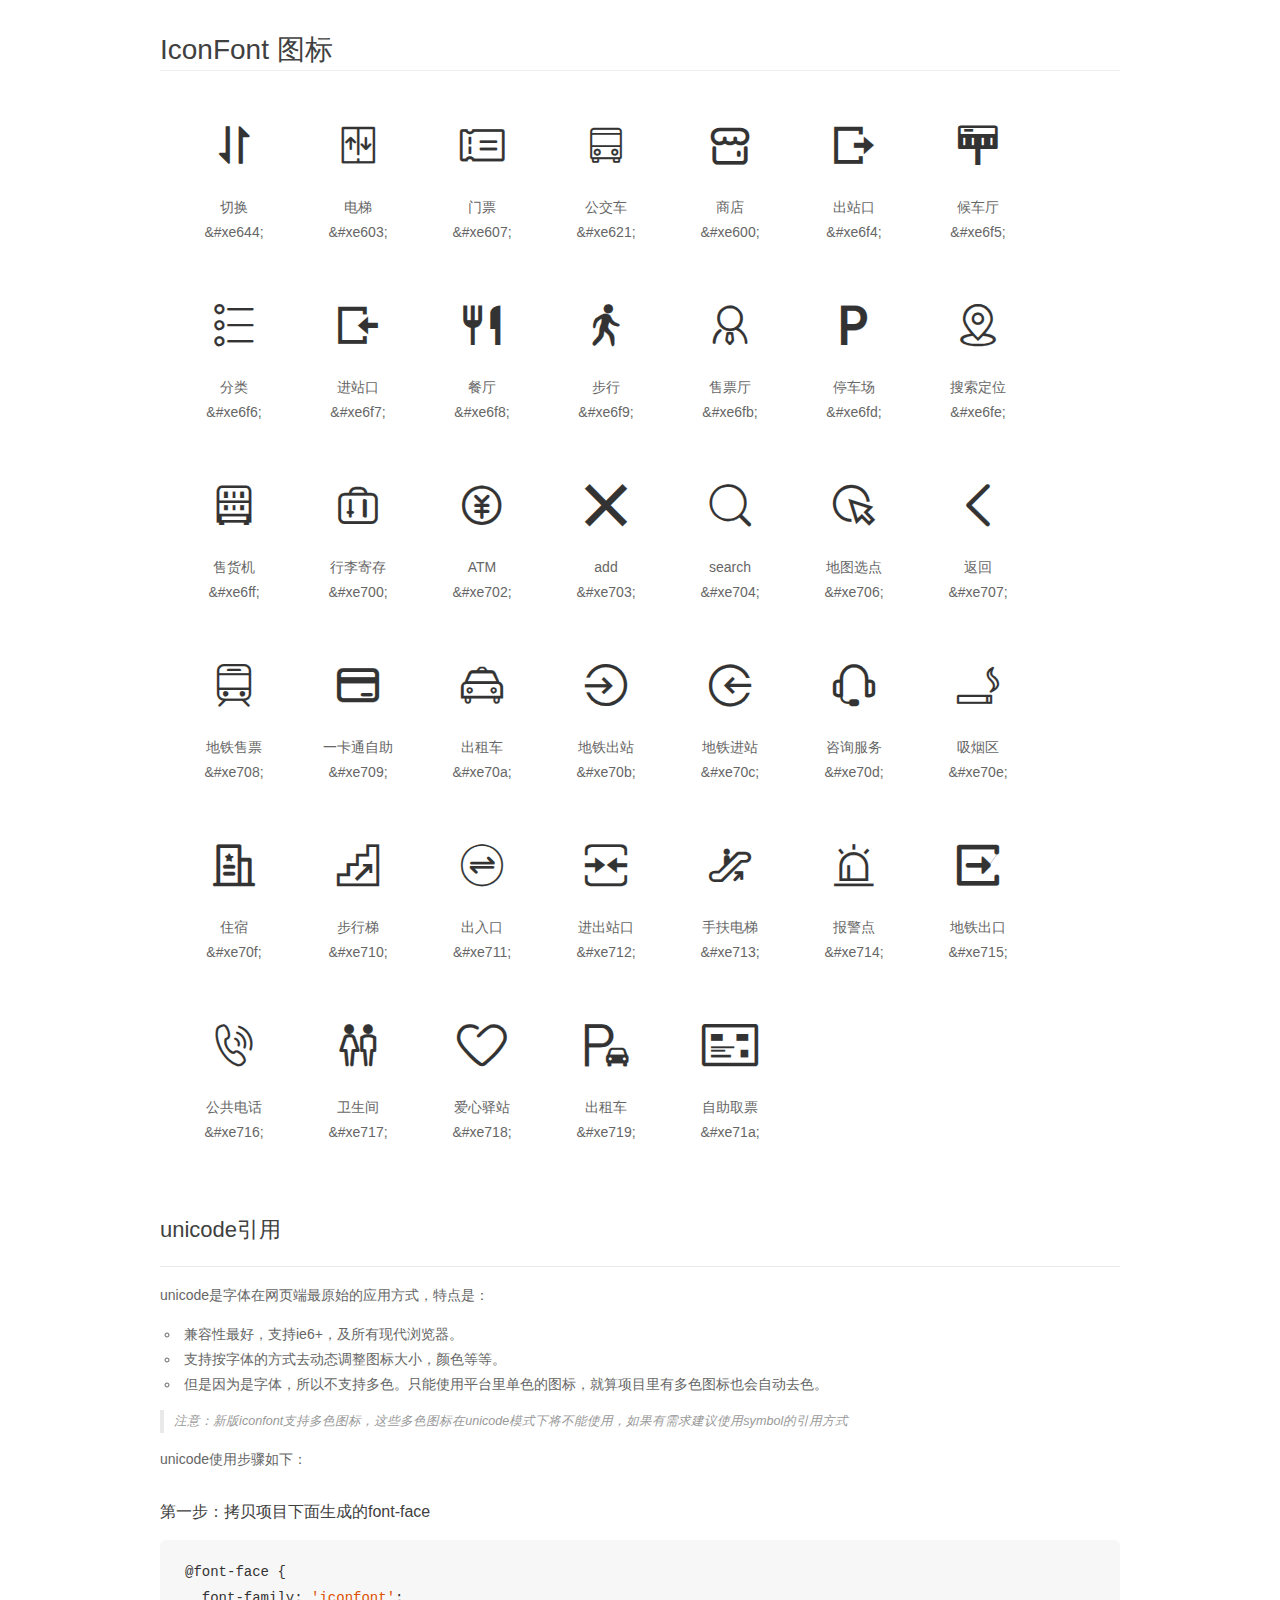
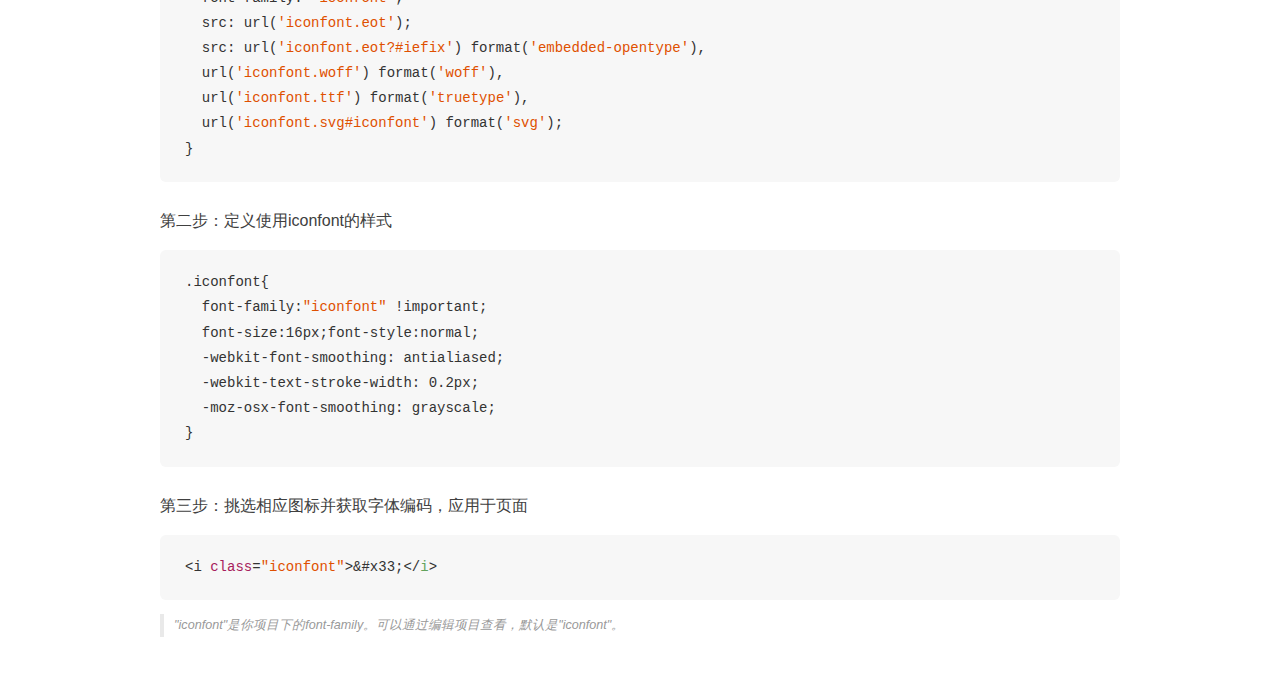
<file: find_people/WEB-INF/css/iconfont/demo_unicode.html>
<!DOCTYPE html>
<html>
<head>
    <meta charset="utf-8"/>
    <title>IconFont</title>
    <link rel="stylesheet" href="demo.css">

    <style type="text/css">

        @font-face {font-family: "iconfont";
          src: url('iconfont.eot'); /* IE9*/
          src: url('iconfont.eot#iefix') format('embedded-opentype'), /* IE6-IE8 */
          url('iconfont.woff') format('woff'), /* chrome, firefox */
          url('iconfont.ttf') format('truetype'), /* chrome, firefox, opera, Safari, Android, iOS 4.2+*/
          url('iconfont.svg#iconfont') format('svg'); /* iOS 4.1- */
        }

        .iconfont {
          font-family:"iconfont" !important;
          font-size:16px;
          font-style:normal;
          -webkit-font-smoothing: antialiased;
          -webkit-text-stroke-width: 0.2px;
          -moz-osx-font-smoothing: grayscale;
        }

    </style>
</head>
<body>
    <div class="main markdown">
        <h1>IconFont 图标</h1>
        <ul class="icon_lists clear">
            
                <li>
                <i class="icon iconfont">&#xe644;</i>
                    <div class="name">切换</div>
                    <div class="code">&amp;#xe644;</div>
                </li>
            
                <li>
                <i class="icon iconfont">&#xe603;</i>
                    <div class="name">电梯</div>
                    <div class="code">&amp;#xe603;</div>
                </li>
            
                <li>
                <i class="icon iconfont">&#xe607;</i>
                    <div class="name">门票</div>
                    <div class="code">&amp;#xe607;</div>
                </li>
            
                <li>
                <i class="icon iconfont">&#xe621;</i>
                    <div class="name">公交车</div>
                    <div class="code">&amp;#xe621;</div>
                </li>
            
                <li>
                <i class="icon iconfont">&#xe600;</i>
                    <div class="name">商店</div>
                    <div class="code">&amp;#xe600;</div>
                </li>
            
                <li>
                <i class="icon iconfont">&#xe6f4;</i>
                    <div class="name">出站口</div>
                    <div class="code">&amp;#xe6f4;</div>
                </li>
            
                <li>
                <i class="icon iconfont">&#xe6f5;</i>
                    <div class="name">候车厅</div>
                    <div class="code">&amp;#xe6f5;</div>
                </li>
            
                <li>
                <i class="icon iconfont">&#xe6f6;</i>
                    <div class="name">分类</div>
                    <div class="code">&amp;#xe6f6;</div>
                </li>
            
                <li>
                <i class="icon iconfont">&#xe6f7;</i>
                    <div class="name">进站口</div>
                    <div class="code">&amp;#xe6f7;</div>
                </li>
            
                <li>
                <i class="icon iconfont">&#xe6f8;</i>
                    <div class="name">餐厅</div>
                    <div class="code">&amp;#xe6f8;</div>
                </li>
            
                <li>
                <i class="icon iconfont">&#xe6f9;</i>
                    <div class="name">步行</div>
                    <div class="code">&amp;#xe6f9;</div>
                </li>
            
                <li>
                <i class="icon iconfont">&#xe6fb;</i>
                    <div class="name">售票厅</div>
                    <div class="code">&amp;#xe6fb;</div>
                </li>
            
                <li>
                <i class="icon iconfont">&#xe6fd;</i>
                    <div class="name">停车场</div>
                    <div class="code">&amp;#xe6fd;</div>
                </li>
            
                <li>
                <i class="icon iconfont">&#xe6fe;</i>
                    <div class="name">搜索定位</div>
                    <div class="code">&amp;#xe6fe;</div>
                </li>
            
                <li>
                <i class="icon iconfont">&#xe6ff;</i>
                    <div class="name">售货机</div>
                    <div class="code">&amp;#xe6ff;</div>
                </li>
            
                <li>
                <i class="icon iconfont">&#xe700;</i>
                    <div class="name">行李寄存</div>
                    <div class="code">&amp;#xe700;</div>
                </li>
            
                <li>
                <i class="icon iconfont">&#xe702;</i>
                    <div class="name">ATM</div>
                    <div class="code">&amp;#xe702;</div>
                </li>
            
                <li>
                <i class="icon iconfont">&#xe703;</i>
                    <div class="name">add</div>
                    <div class="code">&amp;#xe703;</div>
                </li>
            
                <li>
                <i class="icon iconfont">&#xe704;</i>
                    <div class="name">search</div>
                    <div class="code">&amp;#xe704;</div>
                </li>
            
                <li>
                <i class="icon iconfont">&#xe706;</i>
                    <div class="name">地图选点</div>
                    <div class="code">&amp;#xe706;</div>
                </li>
            
                <li>
                <i class="icon iconfont">&#xe707;</i>
                    <div class="name">返回</div>
                    <div class="code">&amp;#xe707;</div>
                </li>
            
                <li>
                <i class="icon iconfont">&#xe708;</i>
                    <div class="name">地铁售票</div>
                    <div class="code">&amp;#xe708;</div>
                </li>
            
                <li>
                <i class="icon iconfont">&#xe709;</i>
                    <div class="name">一卡通自助</div>
                    <div class="code">&amp;#xe709;</div>
                </li>
            
                <li>
                <i class="icon iconfont">&#xe70a;</i>
                    <div class="name">出租车</div>
                    <div class="code">&amp;#xe70a;</div>
                </li>
            
                <li>
                <i class="icon iconfont">&#xe70b;</i>
                    <div class="name">地铁出站</div>
                    <div class="code">&amp;#xe70b;</div>
                </li>
            
                <li>
                <i class="icon iconfont">&#xe70c;</i>
                    <div class="name">地铁进站</div>
                    <div class="code">&amp;#xe70c;</div>
                </li>
            
                <li>
                <i class="icon iconfont">&#xe70d;</i>
                    <div class="name">咨询服务</div>
                    <div class="code">&amp;#xe70d;</div>
                </li>
            
                <li>
                <i class="icon iconfont">&#xe70e;</i>
                    <div class="name">吸烟区</div>
                    <div class="code">&amp;#xe70e;</div>
                </li>
            
                <li>
                <i class="icon iconfont">&#xe70f;</i>
                    <div class="name">住宿</div>
                    <div class="code">&amp;#xe70f;</div>
                </li>
            
                <li>
                <i class="icon iconfont">&#xe710;</i>
                    <div class="name">步行梯</div>
                    <div class="code">&amp;#xe710;</div>
                </li>
            
                <li>
                <i class="icon iconfont">&#xe711;</i>
                    <div class="name">出入口</div>
                    <div class="code">&amp;#xe711;</div>
                </li>
            
                <li>
                <i class="icon iconfont">&#xe712;</i>
                    <div class="name">进出站口</div>
                    <div class="code">&amp;#xe712;</div>
                </li>
            
                <li>
                <i class="icon iconfont">&#xe713;</i>
                    <div class="name">手扶电梯</div>
                    <div class="code">&amp;#xe713;</div>
                </li>
            
                <li>
                <i class="icon iconfont">&#xe714;</i>
                    <div class="name">报警点</div>
                    <div class="code">&amp;#xe714;</div>
                </li>
            
                <li>
                <i class="icon iconfont">&#xe715;</i>
                    <div class="name">地铁出口</div>
                    <div class="code">&amp;#xe715;</div>
                </li>
            
                <li>
                <i class="icon iconfont">&#xe716;</i>
                    <div class="name">公共电话</div>
                    <div class="code">&amp;#xe716;</div>
                </li>
            
                <li>
                <i class="icon iconfont">&#xe717;</i>
                    <div class="name">卫生间</div>
                    <div class="code">&amp;#xe717;</div>
                </li>
            
                <li>
                <i class="icon iconfont">&#xe718;</i>
                    <div class="name">爱心驿站</div>
                    <div class="code">&amp;#xe718;</div>
                </li>
            
                <li>
                <i class="icon iconfont">&#xe719;</i>
                    <div class="name">出租车</div>
                    <div class="code">&amp;#xe719;</div>
                </li>
            
                <li>
                <i class="icon iconfont">&#xe71a;</i>
                    <div class="name">自助取票</div>
                    <div class="code">&amp;#xe71a;</div>
                </li>
            
        </ul>
        <h2 id="unicode-">unicode引用</h2>
        <hr>

        <p>unicode是字体在网页端最原始的应用方式，特点是：</p>
        <ul>
        <li>兼容性最好，支持ie6+，及所有现代浏览器。</li>
        <li>支持按字体的方式去动态调整图标大小，颜色等等。</li>
        <li>但是因为是字体，所以不支持多色。只能使用平台里单色的图标，就算项目里有多色图标也会自动去色。</li>
        </ul>
        <blockquote>
        <p>注意：新版iconfont支持多色图标，这些多色图标在unicode模式下将不能使用，如果有需求建议使用symbol的引用方式</p>
        </blockquote>
        <p>unicode使用步骤如下：</p>
        <h3 id="-font-face">第一步：拷贝项目下面生成的font-face</h3>
        <pre><code class="lang-js hljs javascript">@font-face {
  font-family: <span class="hljs-string">'iconfont'</span>;
  src: url(<span class="hljs-string">'iconfont.eot'</span>);
  src: url(<span class="hljs-string">'iconfont.eot?#iefix'</span>) format(<span class="hljs-string">'embedded-opentype'</span>),
  url(<span class="hljs-string">'iconfont.woff'</span>) format(<span class="hljs-string">'woff'</span>),
  url(<span class="hljs-string">'iconfont.ttf'</span>) format(<span class="hljs-string">'truetype'</span>),
  url(<span class="hljs-string">'iconfont.svg#iconfont'</span>) format(<span class="hljs-string">'svg'</span>);
}
</code></pre>
        <h3 id="-iconfont-">第二步：定义使用iconfont的样式</h3>
        <pre><code class="lang-js hljs javascript">.iconfont{
  font-family:<span class="hljs-string">"iconfont"</span> !important;
  font-size:<span class="hljs-number">16</span>px;font-style:normal;
  -webkit-font-smoothing: antialiased;
  -webkit-text-stroke-width: <span class="hljs-number">0.2</span>px;
  -moz-osx-font-smoothing: grayscale;
}
</code></pre>
        <h3 id="-">第三步：挑选相应图标并获取字体编码，应用于页面</h3>
        <pre><code class="lang-js hljs javascript">&lt;i <span class="hljs-class"><span class="hljs-keyword">class</span></span>=<span class="hljs-string">"iconfont"</span>&gt;&amp;#x33;<span class="xml"><span class="hljs-tag">&lt;/<span class="hljs-name">i</span>&gt;</span></span></code></pre>

        <blockquote>
        <p>"iconfont"是你项目下的font-family。可以通过编辑项目查看，默认是"iconfont"。</p>
        </blockquote>
    </div>


</body>
</html>
</file>
<file: WhiteWaterRafting/css/main.css>
html,body{
    width: 100%;
    height: 100%;
}
.main{
    width: 1920px;
    height: 100%;
    background-color: #0E4C7D;
    box-sizing: border-box;
    padding:0 20px;
}
.main .title{
    height: 55px;
    text-align: center;
    font-size: 50px;
    line-height: 55px;
}
.main .module{
    /*background: #eeeeee;*/
    float: left;
}
.main .module1{
    width: 525px;
    height: 475px;
    margin-top: 20px;
}
.main .module1 #location_echarts{
    width: 525px;
    height: 475px;
}
.main .module2{
    width: 590px;
    height: 85px;
    margin-top: 20px;
    margin-left: 85px;
    /*background: #000000;*/
    color: #ffffff;
    text-align: center;
}
.main .module2 #myTargetElement{
    width: 590px;
    height: 60px;
    font-size: 50px;
    /*background: #000000;*/
    color: #ffffff;
    line-height: 60px;
}

.main .module4{
    float: right;
    width: 550px;
    height: 860px;
    margin-top: 15px;
    margin-bottom: 15px;
}
.main .module4 .loc_user_container {
    width: 100%;
    height: 400px;
    overflow: hidden;
}
.main .module4 .loc_map{
    width: 100%;
    height: 440px;
    margin-top: 20px;
    position: relative;
}

.main .module4 .loc_map #mapCharts{
    width: 100%;
    height: 100%;
    position: absolute;
    left: 0;
    top: 0;
}
.main .module4 .loc_map #cut_map{
    width: 200px;
    height: 50px;
    position: absolute;
    left: 0;
    top: 0;
    cursor: pointer;
}
.main .module4 #loc_emap{
    width: 550px;
    height: 440px;
    position: absolute;
    left: 0;
    top: 0;
    display: none;
}
.main .module4 #cut_map div{
    float: left;
}
.main .module4 #loc_user{
    width: 480px;
    height: 450px;
}
.main .module5{
    width: 520px;
    height: 410px;
    overflow: hidden;
    position: relative;
}
.main .module6{
    width: 235px;
    height: 205px;
    margin-left: 15px;
    margin-top: 130px;
}
.main .module6 #statistics{
    wdith: 235px;
    height: 205px;
}
.main .module7{
    width: 470px;
    height: 355px;
    margin-left: 15px;
    overflow: hidden;
}
.main .module7 #theday_echarts{
    wdith: 470px;
    height: 395px;
}
.main .module8{
    width: 530px;
    height:145px;
    margin-left: 20px;
    overflow: hidden;
}
.main .module8 #thedayloc_echarts{
    width: 530px;
    height: 205px;
}
.main .module9{
    width: 235px;
    height: 205px;
    margin-left: 25px;
    margin-top: -60px;
}
.main .module9 #user_source{
    width: 205px;
    height: 175px;
    margin: 15px;
}
.main .module10{
    margin-left: 20px;
    margin-top: 15px;
    width: 790px;
    height: 195px;
    overflow: hidden;
}
.main .module10 #thedayrice_echarts{
    width: 790px;
    height: 255px;
}

/*loading*/
.spinner {
    width: 100%;
    height: 100%;

    position: absolute;
    left: 0;
    top: 0;
}

.double-bounce1, .double-bounce2 {
    width: 100%;
    height: 100%;
    border-radius: 50%;
    background-color: #67CF22;
    opacity: 0.6;
    position: absolute;
    top: 0;
    left: 0;

    -webkit-animation: bounce 2.0s infinite ease-in-out;
    animation: bounce 2.0s infinite ease-in-out;
}

.double-bounce2 {
    -webkit-animation-delay: -1.0s;
    animation-delay: -1.0s;
}

@-webkit-keyframes bounce {
    0%, 100% { -webkit-transform: scale(0.0) }
    50% { -webkit-transform: scale(1.0) }
}

@keyframes bounce {
    0%, 100% {
        transform: scale(0.0);
        -webkit-transform: scale(0.0);
    } 50% {
          transform: scale(1.0);
          -webkit-transform: scale(1.0);
      }
}
</file>
<file: find_people/WEB-INF/css/iconfont/iconfont.css>
@font-face {font-family: "iconfont";
  src: url('iconfont.eot?t=1517222021679'); /* IE9*/
  src: url('iconfont.eot?t=1517222021679#iefix') format('embedded-opentype'), /* IE6-IE8 */
  url('[data-uri]') format('woff'),
  url('iconfont.ttf?t=1517222021679') format('truetype'), /* chrome, firefox, opera, Safari, Android, iOS 4.2+*/
  url('iconfont.svg?t=1517222021679#iconfont') format('svg'); /* iOS 4.1- */
}

.iconfont {
  font-family:"iconfont" !important;
  font-size:16px;
  font-style:normal;
  -webkit-font-smoothing: antialiased;
  -moz-osx-font-smoothing: grayscale;
}

.icon-iconfontqiehuan02:before { content: "\e644"; }

.icon-icon_lift:before { content: "\e603"; }

.icon-menpiao:before { content: "\e607"; }

.icon-gongjiaoche:before { content: "\e621"; }

.icon-shangdian:before { content: "\e600"; }

.icon-chuzhankou:before { content: "\e6f4"; }

.icon-houcheting:before { content: "\e6f5"; }

.icon-fenlei:before { content: "\e6f6"; }

.icon-jinzhankou:before { content: "\e6f7"; }

.icon-canting:before { content: "\e6f8"; }

.icon-buhang:before { content: "\e6f9"; }

.icon-shoupiaoting:before { content: "\e6fb"; }

.icon-tingchechang:before { content: "\e6fd"; }

.icon-sousuodingwei:before { content: "\e6fe"; }

.icon-shouhuoji:before { content: "\e6ff"; }

.icon-hanglijicun:before { content: "\e700"; }

.icon-ATM:before { content: "\e702"; }

.icon-add:before { content: "\e703"; }

.icon-search:before { content: "\e704"; }

.icon-dituxuandian:before { content: "\e706"; }

.icon-fanhui:before { content: "\e707"; }

.icon-ditieshoupiao:before { content: "\e708"; }

.icon-yiqiatongzizhu:before { content: "\e709"; }

.icon-chuzuche:before { content: "\e70a"; }

.icon-ditiechuzhan:before { content: "\e70b"; }

.icon-ditiejinzhan:before { content: "\e70c"; }

.icon-zixunfuwu:before { content: "\e70d"; }

.icon-xiyanqu:before { content: "\e70e"; }

.icon-zhusu:before { content: "\e70f"; }

.icon-buhangti:before { content: "\e710"; }

.icon-churukou:before { content: "\e711"; }

.icon-jinchuzhankou:before { content: "\e712"; }

.icon-shoufudianti:before { content: "\e713"; }

.icon-baojingdian:before { content: "\e714"; }

.icon-ditiechukou:before { content: "\e715"; }

.icon-gonggongdianhua:before { content: "\e716"; }

.icon-weishengjian:before { content: "\e717"; }

.icon-aixinyizhan:before { content: "\e718"; }

.icon-chuzuche1:before { content: "\e719"; }

.icon-zizhuqupiao:before { content: "\e71a"; }
</file>
<file: find_people_xz/WEB-INF/css/iconfont/iconfont.css>
@font-face {font-family: "iconfont";
  src: url('iconfont.eot?t=1517222021679'); /* IE9*/
  src: url('iconfont.eot?t=1517222021679#iefix') format('embedded-opentype'), /* IE6-IE8 */
  url('[data-uri]') format('woff'),
  url('iconfont.ttf?t=1517222021679') format('truetype'), /* chrome, firefox, opera, Safari, Android, iOS 4.2+*/
  url('iconfont.svg?t=1517222021679#iconfont') format('svg'); /* iOS 4.1- */
}

.iconfont {
  font-family:"iconfont" !important;
  font-size:16px;
  font-style:normal;
  -webkit-font-smoothing: antialiased;
  -moz-osx-font-smoothing: grayscale;
}

.icon-iconfontqiehuan02:before { content: "\e644"; }

.icon-icon_lift:before { content: "\e603"; }

.icon-menpiao:before { content: "\e607"; }

.icon-gongjiaoche:before { content: "\e621"; }

.icon-shangdian:before { content: "\e600"; }

.icon-chuzhankou:before { content: "\e6f4"; }

.icon-houcheting:before { content: "\e6f5"; }

.icon-fenlei:before { content: "\e6f6"; }

.icon-jinzhankou:before { content: "\e6f7"; }

.icon-canting:before { content: "\e6f8"; }

.icon-buhang:before { content: "\e6f9"; }

.icon-shoupiaoting:before { content: "\e6fb"; }

.icon-tingchechang:before { content: "\e6fd"; }

.icon-sousuodingwei:before { content: "\e6fe"; }

.icon-shouhuoji:before { content: "\e6ff"; }

.icon-hanglijicun:before { content: "\e700"; }

.icon-ATM:before { content: "\e702"; }

.icon-add:before { content: "\e703"; }

.icon-search:before { content: "\e704"; }

.icon-dituxuandian:before { content: "\e706"; }

.icon-fanhui:before { content: "\e707"; }

.icon-ditieshoupiao:before { content: "\e708"; }

.icon-yiqiatongzizhu:before { content: "\e709"; }

.icon-chuzuche:before { content: "\e70a"; }

.icon-ditiechuzhan:before { content: "\e70b"; }

.icon-ditiejinzhan:before { content: "\e70c"; }

.icon-zixunfuwu:before { content: "\e70d"; }

.icon-xiyanqu:before { content: "\e70e"; }

.icon-zhusu:before { content: "\e70f"; }

.icon-buhangti:before { content: "\e710"; }

.icon-churukou:before { content: "\e711"; }

.icon-jinchuzhankou:before { content: "\e712"; }

.icon-shoufudianti:before { content: "\e713"; }

.icon-baojingdian:before { content: "\e714"; }

.icon-ditiechukou:before { content: "\e715"; }

.icon-gonggongdianhua:before { content: "\e716"; }

.icon-weishengjian:before { content: "\e717"; }

.icon-aixinyizhan:before { content: "\e718"; }

.icon-chuzuche1:before { content: "\e719"; }

.icon-zizhuqupiao:before { content: "\e71a"; }
</file>
<file: WhiteWaterRafting/css/resize.css>
html,body{
    width: 100%;
    height: 100%;
    color: #C8D1D1;
}
.main{
    background-image: url("../images/sky1.jpg");
    background-size: 100% 100%;
    box-sizing: border-box;
    overflow: hidden;
    position: relative;
}
.main .bg_shade{
    width: 100%;
    height: 100%;
    background: rgba(0,0,0,0.3);
    position: absolute;
    left: 0;
    top: 0;
    z-index: 10;
}
.main .main_container{
    width: 100%;
    height: 100%;
    position: absolute;
    left: 0;
    top: 0;
    z-index: 100;
}
.main .main_title{
    text-align: center;
    color: #94ECFF;
    font-size: 30px;
}

.main .main_title .o_title{
    background-image: url("../images/border1.png");
    background-size: 100% 100%;
    box-shadow: 0 0 3rem rgba(100,200,255,.5) inset;
    /*margin: 0 auto;*/
    /*background: red;*/
}

.main .module{
    float: left;
    background: rgba(0,0,0,.3);
    border: 20px solid transparent;
    border-image: url('../images/border.png') 5%;
    box-shadow: 0 0 5rem rgb(0,110,150);
    box-sizing: border-box;
}

.main .module2{
    color: #cccccc;
    text-align: center;
}
.main .module2 #myTargetElement{
    color: #94ECFF;
}

.main .module3{
    color: #cccccc;
    text-align: center;
}

.main .module3 #user_num{
    color: #94ECFF;
}

.main .module4{
    float: right;
    background: none;
    box-shadow: none;
    border: none;
}
.main .module4 .loc_user_container {
    width: 100%;
    overflow: hidden;
    border: 20px solid transparent;
    border-image: url('../images/border.png') 5%;
    box-shadow: 0 0 5rem rgb(0,110,150);
    box-sizing: border-box;

}
.main .module4 .loc_map{
    width: 100%;
    position: relative;
}

.main .module4 .loc_map #mapCharts{
    width: 100%;
    height: 100%;
    position: absolute;
    left: 0;
    top: 0;
}
.main .module4 .loc_map #cut_map{
    position: absolute;
    left: 0;
    top: 0;
    cursor: pointer;
}
.main .module4 #loc_emap{
    position: absolute;
    left: 0;
    top: 0;
    display: none;
}
.main .module4 #cut_map div{
    float: left;
}

.main .module5{
    overflow: hidden;
    height: 205px;
    background: none;
    box-shadow: none;
    border: none;
    position: relative;
}

.main .module5 .spinner_content{
    width: 100%;
    height: 100%;
    position: absolute;
    left: 0;
    top: 0;
    color: #ffffff;
    z-index: 9999;
}

.spinner {
    width: 180px;
    height: 180px;
    position: absolute;
    left: 0;
    top: 0;
    bottom: 0;
    right: 0;
    margin: auto;
    background-color: #94ECFF;

    border-radius: 100%;
    -webkit-animation: scaleout 1.0s infinite ease-in-out;
    animation: scaleout 1.0s infinite ease-in-out;
}

@-webkit-keyframes scaleout {
    0% { -webkit-transform: scale(0.0) }
    100% {
        -webkit-transform: scale(1.0);
        opacity: 0;
    }
}

@keyframes scaleout {
    0% {
        transform: scale(0.0);
        -webkit-transform: scale(0.0);
    } 100% {
          transform: scale(1.0);
          -webkit-transform: scale(1.0);
          opacity: 0;
      }
}

.main .module6{
    /*background: #071428;*/
}

.main .module6 ul li{
    float: left;
}

.main .module6 .mo_title{
    color: #cccccc;
    font-size: 14px;
    float: left;
    display:table-cell;
    vertical-align:bottom;
}

.main .module6 .mo_number{
    color: #94ECFF;
    text-align: right;
    font-size: 20px;
    float: right;
    display:table-cell;
    vertical-align:bottom;
}

.main .module7{
    /*overflow: hidden;*/
    /*background: #071428;*/
    position: relative;
}

.main .module8{
    overflow: hidden;
    position: relative;
}

.main .module8 .thedayloc_title{
    position: absolute;
    left: 180px;
    color: #94ECFF;
}

.main .module8 .thedayloc_title .loc_num{
    color: #6B7B95;
    font-size: 12px;
    marign-left: 80px;
}

.main .module9{
    /*background: #071428;*/
}

.main .module10{
    overflow: hidden;
    position: relative;
}

.main .module10 .thedayloc_title{
    position: absolute;
    left: 280px;
    color: #94ECFF;
}

.main .module10 .thedayloc_title .loc_num{
    color: #6B7B95;
    font-size: 12px;
    marign-left: 80px;
}

/*slider*/
.checkbox {
    position: relative;
    display: inline-block;
}
.checkbox:after, .checkbox:before {
    font-family: FontAwesome;
    -webkit-font-feature-settings: normal;
    -moz-font-feature-settings: normal;
    font-feature-settings: normal;
    -webkit-font-kerning: auto;
    -moz-font-kerning: auto;
    font-kerning: auto;
    -webkit-font-language-override: normal;
    -moz-font-language-override: normal;
    font-language-override: normal;
    font-stretch: normal;
    font-style: normal;
    font-synthesis: weight style;
    font-variant: normal;
    font-weight: normal;
    text-rendering: auto;
}
.checkbox label {
    width: 90px;
    height: 42px;
    background: #ccc;
    position: relative;
    display: inline-block;
    border-radius: 46px;
    -webkit-transition: 0.4s;
    transition: 0.4s;
}
.checkbox label:after {
    content: '';
    position: absolute;
    width: 50px;
    height: 50px;
    border-radius: 100%;
    left: 0;
    top: -5px;
    z-index: 2;
    background: #fff;
    box-shadow: 0 0 5px rgba(0, 0, 0, 0.2);
    -webkit-transition: 0.4s;
    transition: 0.4s;
}
.checkbox input {
    position: absolute;
    left: 0;
    top: 0;
    width: 100%;
    height: 100%;
    z-index: 5;
    opacity: 0;
    cursor: pointer;
}
.checkbox input:hover + label:after {
    box-shadow: 0 2px 15px 0 rgba(0, 0, 0, 0.2), 0 3px 8px 0 rgba(0, 0, 0, 0.15);
}
.checkbox input:checked + label:after {
    left: 40px;
}

.model_slider{
    display: none;
}

.model_slider .checkbox label {
    background: #94ECFF;
    height: 2px;
    width: 60px;
}
.model_slider .checkbox label:after {
    background: #94ECFF;
    top: -16px;
    width: 32px;
    height: 32px;
}
.model_slider .checkbox input:checked + label {
    background: #376ecb;
}
.model_slider .checkbox input:checked + label:after {
    background: #4285F4;
    left: 40px;
}
</file>
<file: WhiteWaterRafting2/css/resize.css>
html,body{
    width: 100%;
    height: 100%;
    color: #C8D1D1;
}
.main{
    background-image: url("../images/sky1.jpg");
    background-size: 100% 100%;
    box-sizing: border-box;
    overflow: hidden;
    position: relative;
}
.main .bg_shade{
    width: 100%;
    height: 100%;
    background: rgba(0,0,0,0.3);
    position: absolute;
    left: 0;
    top: 0;
    z-index: 10;
}
.main .main_container{
    width: 100%;
    height: 100%;
    position: absolute;
    left: 0;
    top: 0;
    z-index: 100;
}
.main .main_title{
    text-align: center;
    color: #94ECFF;
    font-size: 30px;
}

.main .main_title .o_title{
    background-image: url("../images/border1.png");
    background-size: 100% 100%;
    box-shadow: 0 0 3rem rgba(100,200,255,.5) inset;
    /*margin: 0 auto;*/
    /*background: red;*/
}

.main .module{
    float: left;
    background: rgba(0,0,0,.3);
    border: 20px solid transparent;
    border-image: url('../images/border.png') 5%;
    box-shadow: 0 0 5rem rgb(0,110,150);
    box-sizing: border-box;
}

.main .module2{
    color: #cccccc;
    text-align: center;
}
.main .module2 #myTargetElement{
    color: #94ECFF;
}

.main .module3{
    color: #cccccc;
    text-align: center;
}

.main .module3 #user_num{
    color: #94ECFF;
}

.main .module4{
    float: right;
    background: none;
    box-shadow: none;
    border: none;
}
.main .module4 .loc_user_container {
    /*width: 100%;*/
    /*overflow: hidden;*/
    /*border: 20px solid transparent;*/
    /*border-image: url('../images/border.png') 5%;*/
    /*box-shadow: 0 0 5rem rgb(0,110,150);*/
    /*box-sizing: border-box;*/

}
.main .module4 .loc_map{
    width: 100%;
    position: relative;
}

#mapCharts{
    width: 100%;
    height: 100%;
    position: absolute;
    left: 0;
    top: 0;
}
.main .module4 .loc_map #cut_map{
    position: absolute;
    left: 0;
    top: 0;
    cursor: pointer;
}
.main .module4 #loc_emap{
    position: absolute;
    left: 0;
    top: 0;
    display: none;
}
.main .module4 #cut_map div{
    float: left;
}

.main .module5{
    overflow: hidden;
    height: 205px;
    background: none;
    box-shadow: none;
    border: none;
    position: relative;
}

.spinner_content2{
    width: 100%;
    height: 100%;
    position: absolute;
    left: 0;
    top: 0;
    color: #ffffff;
    z-index: 9999;
}

.main .module5 .spinner_content{
    width: 100%;
    height: 100%;
    position: absolute;
    left: 0;
    top: 0;
    color: #ffffff;
    z-index: 9999;
}

.spinner {
    width: 180px;
    height: 180px;
    position: absolute;
    left: 0;
    top: 0;
    bottom: 0;
    right: 0;
    margin: auto;
    background-color: #94ECFF;
    border-radius: 100%;
    -webkit-animation: scaleout 1.0s infinite ease-in-out;
    animation: scaleout 1.0s infinite ease-in-out;
}

@-webkit-keyframes scaleout {
    0% { -webkit-transform: scale(0.0) }
    100% {
        -webkit-transform: scale(1.0);
        opacity: 0;
    }
}

@keyframes scaleout {
    0% {
        transform: scale(0.0);
        -webkit-transform: scale(0.0);
    } 100% {
          transform: scale(1.0);
          -webkit-transform: scale(1.0);
          opacity: 0;
      }
}

#user_source{
    float: left;
}

.mo_list{
    float: left;
}

.mo_list li{
    float: left;
}

.mo_list .mo_title{
    color: #cccccc;
    font-size: 14px;
    float: left;
    display:table-cell;
    vertical-align:bottom;
}

.mo_list .mo_number{
    color: #94ECFF;
    text-align: right;
    font-size: 20px;
    float: right;
    display:table-cell;
    vertical-align:bottom;
}

.main .module6{
    /*background: #071428;*/
}

.main .module6 ul li{
    float: left;
}

.main .module6 .mo_title{
    color: #cccccc;
    font-size: 14px;
    float: left;
    display:table-cell;
    vertical-align:bottom;
}

.main .module6 .mo_number{
    color: #94ECFF;
    text-align: right;
    font-size: 20px;
    float: right;
    display:table-cell;
    vertical-align:bottom;
}

.main .module7{
    /*overflow: hidden;*/
    /*background: #071428;*/
    position: relative;
}

.main .module8{
    overflow: hidden;
    position: relative;
}

.main .module8 .thedayloc_title{
    position: absolute;
    left: 180px;
    color: #94ECFF;
    font-weight: bold;
}

.main .module8 .thedayloc_title .loc_num{
    color: #6B7B95;
    font-size: 12px;
    marign-left: 80px;
}

.user_resoue{
    text-align: center;
    font-size: 16px;
    color: #94ECFF;
    font-weight: bold;
    height: 50px;
    line-height: 30px
;
}

.main .module9{
    /*background: #071428;*/
    position: relative;
}

.main .module10{
    overflow: hidden;
    position: relative;
}

.main .module10 .thedayloc_title{
    position: absolute;
    left: 280px;
    color: #94ECFF;
    font-weight: bold;
}

.main .module10 .thedayloc_title .loc_num{
    color: #6B7B95;
    font-size: 12px;
    marign-left: 80px;
}

/*slider*/
.checkbox {
    position: relative;
    display: inline-block;
}
.checkbox:after, .checkbox:before {
    font-family: FontAwesome;
    -webkit-font-feature-settings: normal;
    -moz-font-feature-settings: normal;
    font-feature-settings: normal;
    -webkit-font-kerning: auto;
    -moz-font-kerning: auto;
    font-kerning: auto;
    -webkit-font-language-override: normal;
    -moz-font-language-override: normal;
    font-language-override: normal;
    font-stretch: normal;
    font-style: normal;
    font-synthesis: weight style;
    font-variant: normal;
    font-weight: normal;
    text-rendering: auto;
}
.checkbox label {
    width: 90px;
    height: 42px;
    background: #ccc;
    position: relative;
    display: inline-block;
    border-radius: 46px;
    -webkit-transition: 0.4s;
    transition: 0.4s;
}
.checkbox label:after {
    content: '';
    position: absolute;
    width: 50px;
    height: 50px;
    border-radius: 100%;
    left: 0;
    top: -5px;
    z-index: 2;
    background: #fff;
    box-shadow: 0 0 5px rgba(0, 0, 0, 0.2);
    -webkit-transition: 0.4s;
    transition: 0.4s;
}
.checkbox input {
    position: absolute;
    left: 0;
    top: 0;
    width: 100%;
    height: 100%;
    z-index: 5;
    opacity: 0;
    cursor: pointer;
}
.checkbox input:hover + label:after {
    box-shadow: 0 2px 15px 0 rgba(0, 0, 0, 0.2), 0 3px 8px 0 rgba(0, 0, 0, 0.15);
}
.checkbox input:checked + label:after {
    left: 40px;
}

.model_slider{
    display: none;
}

.model_slider .checkbox label {
    background: #94ECFF;
    height: 2px;
    width: 60px;
}
.model_slider .checkbox label:after {
    background: #94ECFF;
    top: -16px;
    width: 32px;
    height: 32px;
}
.model_slider .checkbox input:checked + label {
    background: #376ecb;
}
.model_slider .checkbox input:checked + label:after {
    background: #4285F4;
    left: 40px;
}
</file>
<file: find_people/WEB-INF/css/style.min.css>
*,body,html{margin:0;padding:0}#hotwords li,ul li{list-style:none}body,html{position:relative;height:100%;overflow:hidden;font-size:14px;font-family:"Microsoft YaHei",微软雅黑,MicrosoftJhengHei,华文细黑,STHeiti,MingLiu}#fengMap,.header-wrap{width:100%;position:absolute}input{outline:0}.center{text-align:center}h5{font-size:18px;color:#333}.fl{float:left}.fr{float:right}.clearfix:after{content:".";display:block;height:0;clear:both;visibility:hidden}#fengMap{height:99.9%;background-color:#f3f4f8;overflow:hidden}.header-wrap{top:10px}.common-wrap{padding:0 10px}.search-style{position:relative;z-index:10;background-color:#fff;border-radius:5px;padding:6px 10px;height:28px;font-size:12px;color:#666;-moz-box-shadow:2px 2px 5px #888;box-shadow:2px 2px 5px #888}.right-wrap ul li,.shortcut-wrap{margin-top:10px;-moz-box-shadow:2px 2px 5px #888}.search-style span{position:absolute;text-align:center;line-height:30px;top:6px}.search-style .backBtn{left:10px}.search-style .clearBtn{display:none;right:10px}.search-wrap input{width:90%;height:30px;line-height:30px;padding-left:25px;float:left;border:none;font-size:14px;color:#333}.search-wrap button{float:left;width:16%;height:44px;line-height:44px;border:none;border-radius:0 5px 5px 0;-moz-border-radius:5px;background-color:#357cd8;text-align:center;color:#fff}#hotwords li,.category-title,.info-wrap .mainTitle{border-bottom:1px solid #999}.shortcut-wrap{background-color:#fff;border-radius:5px;padding:6px 10px;height:58px;font-size:12px;color:#666;box-shadow:2px 2px 5px #888}.shortcut-wrap ul li{float:left;width:16.6%;text-align:center}.shortcut-wrap ul li:last-child{margin-right:0}.shortcut-wrap ul li .iconStyle{width:40px;height:40px;line-height:40px;text-align:center;display:inline-block;color:#3496ff}.shortcut-wrap ul li .iconStyle i{font-size:30px}.shortcut-wrap ul li span{display:block}.right-wrap{position:absolute;right:10px;bottom:166px}.right-wrap ul li{width:36px;height:36px;border-radius:5px;-moz-border-radius:5px;box-shadow:2px 2px 5px #888;background-color:#fff;text-align:center;line-height:43px}.category-cont,.category-cont .category-info{-moz-box-shadow:2px 2px 5px #888;background-color:#fff}.right-wrap ul li i{display:inline-block;width:36px;height:36px;background:url(../images/rightIcons.png) center no-repeat;zoom:.5}.right-wrap i.outdoor-icon{background-position:0 -44px}.right-wrap i.position-icon{background-position:0 -219px}.right-wrap i.position-active{background-position:0 -87px}.right-wrap i.clear-icon{background-position:0 -261px}.right-wrap i.voice-icon{background-position:0 -131px}.right-wrap i.voice-active{background-position:0 -174px}.right-wrap .voiceStatus{display:none}.right-wrap ul li span{display:inline-block;width:70px;height:70px;background:url(../images/mapswitch-icon.png) no-repeat;zoom:.5}.right-wrap ul li span.change-icon{background-position:4px 6px}.right-wrap ul li span.change-active{background-position:4px -68px}.category-pop{position:relative;overflow:hidden;width:100%;height:99.9%;display:none}.category-wrap{position:absolute;overflow:hidden;width:100%;height:100%;background-color:rgba(0,0,0,.2);z-index:1}.category-cont{position:absolute;top:60px;width:94%;z-index:1;left:3%;border-radius:5px;-moz-border-radius:5px;box-shadow:2px 2px 5px #888}.category-cont .category-info{border-radius:5px;-moz-border-radius:5px;box-shadow:2px 2px 5px #888;z-index:90}#hotwords,.info-wrap{position:absolute;-moz-box-shadow:2px 2px 5px #888;left:0;right:0}.category-title{height:39px;line-height:40px;padding-left:10px;font-size:14px;color:#666}.category-title i{display:inline-block;vertical-align:middle;margin-right:10px}.category-title i.iconfont{color:#3496ff}#hotwords li,.info-wrap .typename{color:#333;font-size:14px}.category-cont ul{padding:15px 0 15px 15px}.category-cont ul li{float:left;width:28%;height:40px;line-height:40px;border:1px solid #999;margin:0 15px 15px 0;border-radius:5px;-moz-border-radius:5px;text-align:center;cursor:pointer}.category-cont ul li:nth-child(3n+3){margin-right:0}.category-cont ul li i{margin-right:3px}.info-wrap{width:83%;display:none;background-color:#fff;border-radius:5px;-moz-border-radius:5px;box-shadow:2px 2px 5px #888;margin:0 auto;bottom:2%;color:#333;padding:10px 20px}.info-wrap .text-area{float:left;width:70%;overflow:hidden}#hotwords li span,.info-wrap .img-area{float:right}.info-wrap .text-area p{line-height:30px;text-indent:10px;height:30px;overflow:hidden}.info-wrap .text-area .modelname{font-size:16px;font-weight:700}.info-wrap .text-area .groupname{font-size:14px;margin-left:20px}.info-wrap .img-area img{width:55px;height:55px}#hotwords{background:#fff;top:60px;bottom:2px;margin:0 auto;width:86%;overflow:auto;overflow-x:hidden;-webkit-overflow-scrolling:touch;border:1px solid #D9D9D9;border-top:0;z-index:99;border-radius:5px;-moz-border-radius:5px;box-shadow:2px 2px 5px #888;padding:0 15px}.category-pop .category-cont.btns .btn,.route-wrap{background-color:#fff;border-radius:5px;-moz-box-shadow:2px 2px 5px #888}#hotwords li{line-height:42px;padding:2px;cursor:pointer;height:42px}#hotwords li:hover{color:#92d7ff}#hotwords li img{display:inline-block;margin-right:10px;vertical-align:middle}.hotwords i{margin-right:10px;color:#3496ff}.route-wrap{position:fixed;width:84%;padding:10px 20px;display:none;left:0;right:0;margin:0 auto;bottom:2%;-moz-border-radius:5px;box-shadow:2px 2px 5px #888}.route-loc-wrap img{vertical-align:middle;width:20px}.route-wrap .route-loc-wrap{width:65%;float:left}.route-wrap .route-loc-wrap .route-input{height:30px;line-height:30px;width:100%;overflow:hidden}.route-wrap .route-loc-wrap .route-input input{border:none;height:28px;padding-left:10px;max-width:78%;overflow:hidden;text-overflow:ellipsis;white-space:nowrap}.route-wrap .route-loc-wrap .lineStyle{height:1px;background-color:#999;overflow:hidden;margin:3px 0 2px 30px}.route-wrap .loc-btn-wrap{float:left;margin:0 5px}.route-wrap .loc-btn-wrap i{font-size:28px;line-height:66px;color:#666}.route-wrap .route-btn-wrap{float:right;margin-top:5px}.route-btn-wrap img{width:55px;height:55px}.category-blank,.category-pop .category-cont.btns{display:none}.category-pop .category-cont.btns{height:50px;background-color:transparent}.category-pop .category-cont.btns .btn{width:46%;-moz-border-radius:5px;box-shadow:2px 2px 5px #888;height:36px;line-height:36px;padding-left:10px;color:#3496ff}.gpsLocation-btn,.inDoor-btn,.navi-bottom-tip{border-radius:5px;-moz-box-shadow:2px 2px 5px #888;background-color:#fff}.category-pop .category-cont .btn i{margin-right:6px}.category-pop .category-cont.blank{top:105px;bottom:0;height:82%}.category-pop .category-cont.blank>p{padding:5px 10px}.navi-header p{font-size:16px;margin-top:5px}.navi-header{position:absolute;top:0;padding:10px 0;height:60px;width:100%;background-color:#fff;z-index:10;display:none;letter-spacing:2px}.navi-header .navi-stop-img{float:right;text-align:center;z-index:20}.navi-header .navi-stop-img img{width:50px;margin:-10px 10px 0 0}.navi-bottom-tip{position:fixed;bottom:2%;left:0;right:0;margin:0 auto;width:94%;padding:15px 10px;box-sizing:border-box;display:none;-moz-border-radius:5px;box-shadow:2px 2px 5px #888}.navi-bottom-tip .right-tip{float:right}.navi-bottom-tip .mname{margin:0 10px}.navi-bottom-tip .right-tip i{margin-right:10px}#outDoorMapContainer{height:100%;width:100%;flex-direction:column;align-items:center;justify-content:space-between;padding:0;box-sizing:border-box;overflow:hidden;margin:0;z-index:5000;display:none}.map-gpsLocation,.map-inDoor{z-index:10;bottom:auto;right:16px;left:auto;position:absolute}.map-inDoor{top:275px}.map-gpsLocation{top:325px}.gpsLocation-btn,.inDoor-btn{width:36px;height:36px;margin-top:10px;-moz-border-radius:5px;box-shadow:2px 2px 5px #888;text-align:center;line-height:43px}.gpsLocation-btn i,.inDoor-btn i{display:inline-block;width:2.6rem;height:2.6rem;background:url(../images/rightIcons.png) center no-repeat;transform:scale(.5);-ms-transform:scale(.5);-webkit-transform:scale(.5);-o-transform:scale(.5);-moz-transform:scale(.5)}.inDoor-btn i.indoor-icon{background-position:0 0}.gpsLocation-btn i.gpsLocation-icon{background-position:0 -87px}.floorIcon{position:absolute;left:55px;z-index:1}.floorIcon img{display:inline-block;width:35px;height:25px}.sameIcon img{height:50px}.web_toast{width:80%;font-size:14px}.mapApps{display:none;width:80%;position:absolute;z-index:2;bottom:20px;left:8%;background-color:#fff;border-radius:5px;-moz-border-radius:5px;-moz-box-shadow:2px 2px 5px #888;box-shadow:2px 2px 5px #888}.mapApps ul{overflow:hidden;padding:10px 15px}.mapApps ul li{text-align:center;padding:10px 0;border-bottom:1px solid #eee}.mapApps ul li:last-child{border-bottom:none}.mapApps ul li.cancelLi{color:#3496ff}.map-loading{width:150px;position:absolute;top:50%;left:50%;-webkit-transform:translateY(-50%) translateX(-50%);-moz-transform:translateY(-50%) translateX(-50%);-o-transform:translateY(-50%) translateX(-50%);transform:translateY(-50%) translateX(-50%)}.map-loading .binding{content:'';width:27px;height:4px;border:2px solid #3496ff;margin:0 auto}.map-loading .pad{width:15px;height:18px;border:2px solid #3496ff;border-top:0;padding:6px;margin:0 auto}.map-loading .line{width:15px;margin-top:4px;border-top:2px solid #3496ff;opacity:0;-webkit-animation:writeline 3s infinite ease-in;-moz-animation:writeline 3s infinite ease-in;-o-animation:writeline 3s infinite ease-in;animation:writeline 3s infinite ease-in}.map-loading .line:first-child{margin-top:0}.map-loading .line.line1{-webkit-animation-delay:0s;-moz-animation-delay:0s;-o-animation-delay:0s;animation-delay:0s}.map-loading .line.line2{-webkit-animation-delay:.5s;-moz-animation-delay:.5s;-o-animation-delay:.5s;animation-delay:.5s}.map-loading .line.line3{-webkit-animation-delay:1s;-moz-animation-delay:1s;-o-animation-delay:1s;animation-delay:1s}.map-loading .text{text-align:center;margin-top:10px;font-size:14px;color:#3496ff}@-webkit-keyframes writeline{0%{width:0;opacity:0}33%{width:15px;opacity:1}70%{opacity:1}100%{opacity:0}}@-moz-keyframes writeline{0%{width:0;opacity:0}33%{width:15px;opacity:1}70%{opacity:1}100%{opacity:0}}@-o-keyframes writeline{0%{width:0;opacity:0}33%{width:15px;opacity:1}70%{opacity:1}100%{opacity:0}}@keyframes writeline{0%{width:0;opacity:0}33%{width:15px;opacity:1}70%{opacity:1}100%{opacity:0}}.loadingImg{display:block;float:left;margin:auto;width:40px;height:40px;background:url(../images/loading.png) 0 100% no-repeat;-webkit-background-size:40px 80px;background-size:40px 80px;-webkit-transition-property:-webkit-transform;-webkit-transform:rotate(0) translateZ(0);-webkit-transition-duration:0s;-webkit-animation-name:loading;-webkit-animation-duration:3s;-webkit-animation-iteration-count:infinite;-webkit-animation-timing-function:linear}#groupLayer_Shade,.navi-info{display:none;position:absolute;left:10px}@-webkit-keyframes loading{from{-webkit-transform:rotate(0) translateZ(0)}to{-webkit-transform:rotate(360deg) translateZ(0)}}.navi-info{top:102px;height:140px;width:90%;background-color:rgba(59,59,59,.3);color:#fff;z-index:10000}.navi-info .navi-info-loc{width:300px;max-width:300px;height:70px}.noAlert{width:100%;text-align:center;height:28px;line-height:28px}.noAlert input{vertical-align:middle;margin-right:5px}#groupLayer_Shade{width:42px;background:0 0;bottom:167px;height:176px;z-index:100}.layui-layer-page .layui-layer-content{padding:20px 20px 0}.layui-layer-iframe .layui-layer-btn,.layui-layer-page .layui-layer-btn{padding-top:0}
</file>
<file: find_people_xz/WEB-INF/css/style.min.css>
*,body,html{margin:0;padding:0}#hotwords li,ul li{list-style:none}body,html{position:relative;height:100%;overflow:hidden;font-size:14px;font-family:"Microsoft YaHei",微软雅黑,MicrosoftJhengHei,华文细黑,STHeiti,MingLiu}#fengMap,.header-wrap{width:100%;position:absolute}input{outline:0}.center{text-align:center}h5{font-size:18px;color:#333}.fl{float:left}.fr{float:right}.clearfix:after{content:".";display:block;height:0;clear:both;visibility:hidden}#fengMap{height:99.9%;background-color:#f3f4f8;overflow:hidden}.header-wrap{top:10px}.common-wrap{padding:0 10px}.search-style{position:relative;z-index:10;background-color:#fff;border-radius:5px;padding:6px 10px;height:28px;font-size:12px;color:#666;-moz-box-shadow:2px 2px 5px #888;box-shadow:2px 2px 5px #888}.right-wrap ul li,.shortcut-wrap{margin-top:10px;-moz-box-shadow:2px 2px 5px #888}.search-style span{position:absolute;text-align:center;line-height:30px;top:6px}.search-style .backBtn{left:10px}.search-style .clearBtn{display:none;right:10px}.search-wrap input{width:90%;height:30px;line-height:30px;padding-left:25px;float:left;border:none;font-size:14px;color:#333}.search-wrap button{float:left;width:16%;height:44px;line-height:44px;border:none;border-radius:0 5px 5px 0;-moz-border-radius:5px;background-color:#357cd8;text-align:center;color:#fff}#hotwords li,.category-title,.info-wrap .mainTitle{border-bottom:1px solid #999}.shortcut-wrap{background-color:#fff;border-radius:5px;padding:6px 10px;height:58px;font-size:12px;color:#666;box-shadow:2px 2px 5px #888}.shortcut-wrap ul li{float:left;width:16.6%;text-align:center}.shortcut-wrap ul li:last-child{margin-right:0}.shortcut-wrap ul li .iconStyle{width:40px;height:40px;line-height:40px;text-align:center;display:inline-block;color:#3496ff}.shortcut-wrap ul li .iconStyle i{font-size:30px}.shortcut-wrap ul li span{display:block}.right-wrap{position:absolute;right:10px;bottom:166px}.right-wrap ul li{width:36px;height:36px;border-radius:5px;-moz-border-radius:5px;box-shadow:2px 2px 5px #888;background-color:#fff;text-align:center;line-height:43px}.category-cont,.category-cont .category-info{-moz-box-shadow:2px 2px 5px #888;background-color:#fff}.right-wrap ul li i{display:inline-block;width:36px;height:36px;background:url(../images/rightIcons.png) center no-repeat;zoom:.5}.right-wrap i.outdoor-icon{background-position:0 -44px}.right-wrap i.position-icon{background-position:0 -219px}.right-wrap i.position-active{background-position:0 -87px}.right-wrap i.clear-icon{background-position:0 -261px}.right-wrap i.voice-icon{background-position:0 -131px}.right-wrap i.voice-active{background-position:0 -174px}.right-wrap .voiceStatus{display:none}.right-wrap ul li span{display:inline-block;width:70px;height:70px;background:url(../images/mapswitch-icon.png) no-repeat;zoom:.5}.right-wrap ul li span.change-icon{background-position:4px 6px}.right-wrap ul li span.change-active{background-position:4px -68px}.category-pop{position:relative;overflow:hidden;width:100%;height:99.9%;display:none}.category-wrap{position:absolute;overflow:hidden;width:100%;height:100%;background-color:rgba(0,0,0,.2);z-index:1}.category-cont{position:absolute;top:60px;width:94%;z-index:1;left:3%;border-radius:5px;-moz-border-radius:5px;box-shadow:2px 2px 5px #888}.category-cont .category-info{border-radius:5px;-moz-border-radius:5px;box-shadow:2px 2px 5px #888;z-index:90}#hotwords,.info-wrap{position:absolute;-moz-box-shadow:2px 2px 5px #888;left:0;right:0}.category-title{height:39px;line-height:40px;padding-left:10px;font-size:14px;color:#666}.category-title i{display:inline-block;vertical-align:middle;margin-right:10px}.category-title i.iconfont{color:#3496ff}#hotwords li,.info-wrap .typename{color:#333;font-size:14px}.category-cont ul{padding:15px 0 15px 15px}.category-cont ul li{float:left;width:28%;height:40px;line-height:40px;border:1px solid #999;margin:0 15px 15px 0;border-radius:5px;-moz-border-radius:5px;text-align:center;cursor:pointer}.category-cont ul li:nth-child(3n+3){margin-right:0}.category-cont ul li i{margin-right:3px}.info-wrap{width:83%;display:none;background-color:#fff;border-radius:5px;-moz-border-radius:5px;box-shadow:2px 2px 5px #888;margin:0 auto;bottom:2%;color:#333;padding:10px 20px}.info-wrap .text-area{float:left;width:70%;overflow:hidden}#hotwords li span,.info-wrap .img-area{float:right}.info-wrap .text-area p{line-height:30px;text-indent:10px;height:30px;overflow:hidden}.info-wrap .text-area .modelname{font-size:16px;font-weight:700}.info-wrap .text-area .groupname{font-size:14px;margin-left:20px}.info-wrap .img-area img{width:55px;height:55px}#hotwords{background:#fff;top:60px;bottom:2px;margin:0 auto;width:86%;overflow:auto;overflow-x:hidden;-webkit-overflow-scrolling:touch;border:1px solid #D9D9D9;border-top:0;z-index:99;border-radius:5px;-moz-border-radius:5px;box-shadow:2px 2px 5px #888;padding:0 15px}.category-pop .category-cont.btns .btn,.route-wrap{background-color:#fff;border-radius:5px;-moz-box-shadow:2px 2px 5px #888}#hotwords li{line-height:42px;padding:2px;cursor:pointer;height:42px}#hotwords li:hover{color:#92d7ff}#hotwords li img{display:inline-block;margin-right:10px;vertical-align:middle}.hotwords i{margin-right:10px;color:#3496ff}.route-wrap{position:fixed;width:84%;padding:10px 20px;display:none;left:0;right:0;margin:0 auto;bottom:2%;-moz-border-radius:5px;box-shadow:2px 2px 5px #888}.route-loc-wrap img{vertical-align:middle;width:20px}.route-wrap .route-loc-wrap{width:65%;float:left}.route-wrap .route-loc-wrap .route-input{height:30px;line-height:30px;width:100%;overflow:hidden}.route-wrap .route-loc-wrap .route-input input{border:none;height:28px;padding-left:10px;max-width:78%;overflow:hidden;text-overflow:ellipsis;white-space:nowrap}.route-wrap .route-loc-wrap .lineStyle{height:1px;background-color:#999;overflow:hidden;margin:3px 0 2px 30px}.route-wrap .loc-btn-wrap{float:left;margin:0 5px}.route-wrap .loc-btn-wrap i{font-size:28px;line-height:66px;color:#666}.route-wrap .route-btn-wrap{float:right;margin-top:5px}.route-btn-wrap img{width:55px;height:55px}.category-blank,.category-pop .category-cont.btns{display:none}.category-pop .category-cont.btns{height:50px;background-color:transparent}.category-pop .category-cont.btns .btn{width:46%;-moz-border-radius:5px;box-shadow:2px 2px 5px #888;height:36px;line-height:36px;padding-left:10px;color:#3496ff}.gpsLocation-btn,.inDoor-btn,.navi-bottom-tip{border-radius:5px;-moz-box-shadow:2px 2px 5px #888;background-color:#fff}.category-pop .category-cont .btn i{margin-right:6px}.category-pop .category-cont.blank{top:105px;bottom:0;height:82%}.category-pop .category-cont.blank>p{padding:5px 10px}.navi-header p{font-size:16px;margin-top:5px}.navi-header{position:absolute;top:0;padding:10px 0;height:60px;width:100%;background-color:#fff;z-index:10;display:none;letter-spacing:2px}.navi-header .navi-stop-img{float:right;text-align:center;z-index:20}.navi-header .navi-stop-img img{width:50px;margin:-10px 10px 0 0}.navi-bottom-tip{position:fixed;bottom:2%;left:0;right:0;margin:0 auto;width:94%;padding:15px 10px;box-sizing:border-box;display:none;-moz-border-radius:5px;box-shadow:2px 2px 5px #888}.navi-bottom-tip .right-tip{float:right}.navi-bottom-tip .mname{margin:0 10px}.navi-bottom-tip .right-tip i{margin-right:10px}#outDoorMapContainer{height:100%;width:100%;flex-direction:column;align-items:center;justify-content:space-between;padding:0;box-sizing:border-box;overflow:hidden;margin:0;z-index:5000;display:none}.map-gpsLocation,.map-inDoor{z-index:10;bottom:auto;right:16px;left:auto;position:absolute}.map-inDoor{top:275px}.map-gpsLocation{top:325px}.gpsLocation-btn,.inDoor-btn{width:36px;height:36px;margin-top:10px;-moz-border-radius:5px;box-shadow:2px 2px 5px #888;text-align:center;line-height:43px}.gpsLocation-btn i,.inDoor-btn i{display:inline-block;width:2.6rem;height:2.6rem;background:url(../images/rightIcons.png) center no-repeat;transform:scale(.5);-ms-transform:scale(.5);-webkit-transform:scale(.5);-o-transform:scale(.5);-moz-transform:scale(.5)}.inDoor-btn i.indoor-icon{background-position:0 0}.gpsLocation-btn i.gpsLocation-icon{background-position:0 -87px}.floorIcon{position:absolute;left:55px;z-index:1}.floorIcon img{display:inline-block;width:35px;height:25px}.sameIcon img{height:50px}.web_toast{width:80%;font-size:14px}.mapApps{display:none;width:80%;position:absolute;z-index:2;bottom:20px;left:8%;background-color:#fff;border-radius:5px;-moz-border-radius:5px;-moz-box-shadow:2px 2px 5px #888;box-shadow:2px 2px 5px #888}.mapApps ul{overflow:hidden;padding:10px 15px}.mapApps ul li{text-align:center;padding:10px 0;border-bottom:1px solid #eee}.mapApps ul li:last-child{border-bottom:none}.mapApps ul li.cancelLi{color:#3496ff}.map-loading{width:150px;position:absolute;top:50%;left:50%;-webkit-transform:translateY(-50%) translateX(-50%);-moz-transform:translateY(-50%) translateX(-50%);-o-transform:translateY(-50%) translateX(-50%);transform:translateY(-50%) translateX(-50%)}.map-loading .binding{content:'';width:27px;height:4px;border:2px solid #3496ff;margin:0 auto}.map-loading .pad{width:15px;height:18px;border:2px solid #3496ff;border-top:0;padding:6px;margin:0 auto}.map-loading .line{width:15px;margin-top:4px;border-top:2px solid #3496ff;opacity:0;-webkit-animation:writeline 3s infinite ease-in;-moz-animation:writeline 3s infinite ease-in;-o-animation:writeline 3s infinite ease-in;animation:writeline 3s infinite ease-in}.map-loading .line:first-child{margin-top:0}.map-loading .line.line1{-webkit-animation-delay:0s;-moz-animation-delay:0s;-o-animation-delay:0s;animation-delay:0s}.map-loading .line.line2{-webkit-animation-delay:.5s;-moz-animation-delay:.5s;-o-animation-delay:.5s;animation-delay:.5s}.map-loading .line.line3{-webkit-animation-delay:1s;-moz-animation-delay:1s;-o-animation-delay:1s;animation-delay:1s}.map-loading .text{text-align:center;margin-top:10px;font-size:14px;color:#3496ff}@-webkit-keyframes writeline{0%{width:0;opacity:0}33%{width:15px;opacity:1}70%{opacity:1}100%{opacity:0}}@-moz-keyframes writeline{0%{width:0;opacity:0}33%{width:15px;opacity:1}70%{opacity:1}100%{opacity:0}}@-o-keyframes writeline{0%{width:0;opacity:0}33%{width:15px;opacity:1}70%{opacity:1}100%{opacity:0}}@keyframes writeline{0%{width:0;opacity:0}33%{width:15px;opacity:1}70%{opacity:1}100%{opacity:0}}.loadingImg{display:block;float:left;margin:auto;width:40px;height:40px;background:url(../images/loading.png) 0 100% no-repeat;-webkit-background-size:40px 80px;background-size:40px 80px;-webkit-transition-property:-webkit-transform;-webkit-transform:rotate(0) translateZ(0);-webkit-transition-duration:0s;-webkit-animation-name:loading;-webkit-animation-duration:3s;-webkit-animation-iteration-count:infinite;-webkit-animation-timing-function:linear}#groupLayer_Shade,.navi-info{display:none;position:absolute;left:10px}@-webkit-keyframes loading{from{-webkit-transform:rotate(0) translateZ(0)}to{-webkit-transform:rotate(360deg) translateZ(0)}}.navi-info{top:102px;height:140px;width:90%;background-color:rgba(59,59,59,.3);color:#fff;z-index:10000}.navi-info .navi-info-loc{width:300px;max-width:300px;height:70px}.noAlert{width:100%;text-align:center;height:28px;line-height:28px}.noAlert input{vertical-align:middle;margin-right:5px}#groupLayer_Shade{width:42px;background:0 0;bottom:167px;height:176px;z-index:100}.layui-layer-page .layui-layer-content{padding:20px 20px 0}.layui-layer-iframe .layui-layer-btn,.layui-layer-page .layui-layer-btn{padding-top:0}
</file>
<file: find_people/WEB-INF/css/iconfont/demo.css>
*{margin: 0;padding: 0;list-style: none;}
/*
KISSY CSS Reset
理念：1. reset 的目的不是清除浏览器的默认样式，这仅是部分工作。清除和重置是紧密不可分的。
2. reset 的目的不是让默认样式在所有浏览器下一致，而是减少默认样式有可能带来的问题。
3. reset 期望提供一套普适通用的基础样式。但没有银弹，推荐根据具体需求，裁剪和修改后再使用。
特色：1. 适应中文；2. 基于最新主流浏览器。
维护：玉伯<lifesinger@gmail.com>, 正淳<ragecarrier@gmail.com>
 */

/** 清除内外边距 **/
body, h1, h2, h3, h4, h5, h6, hr, p, blockquote, /* structural elements 结构元素 */
dl, dt, dd, ul, ol, li, /* list elements 列表元素 */
pre, /* text formatting elements 文本格式元素 */
form, fieldset, legend, button, input, textarea, /* form elements 表单元素 */
th, td /* table elements 表格元素 */ {
  margin: 0;
  padding: 0;
}

/** 设置默认字体 **/
body,
button, input, select, textarea /* for ie */ {
  font: 12px/1.5 tahoma, arial, \5b8b\4f53, sans-serif;
}
h1, h2, h3, h4, h5, h6 { font-size: 100%; }
address, cite, dfn, em, var { font-style: normal; } /* 将斜体扶正 */
code, kbd, pre, samp { font-family: courier new, courier, monospace; } /* 统一等宽字体 */
small { font-size: 12px; } /* 小于 12px 的中文很难阅读，让 small 正常化 */

/** 重置列表元素 **/
ul, ol { list-style: none; }

/** 重置文本格式元素 **/
a { text-decoration: none; }
a:hover { text-decoration: underline; }


/** 重置表单元素 **/
legend { color: #000; } /* for ie6 */
fieldset, img { border: 0; } /* img 搭车：让链接里的 img 无边框 */
button, input, select, textarea { font-size: 100%; } /* 使得表单元素在 ie 下能继承字体大小 */
/* 注：optgroup 无法扶正 */

/** 重置表格元素 **/
table { border-collapse: collapse; border-spacing: 0; }

/* 清除浮动 */
.ks-clear:after, .clear:after {
  content: '\20';
  display: block;
  height: 0;
  clear: both;
}
.ks-clear, .clear {
  *zoom: 1;
}

.main {
  padding: 30px 100px;
width: 960px;
margin: 0 auto;
}
.main h1{font-size:36px; color:#333; text-align:left;margin-bottom:30px; border-bottom: 1px solid #eee;}

.helps{margin-top:40px;}
.helps pre{
  padding:20px;
  margin:10px 0;
  border:solid 1px #e7e1cd;
  background-color: #fffdef;
  overflow: auto;
}

.icon_lists{
  width: 100% !important;

}

.icon_lists li{
  float:left;
  width: 100px;
  height:180px;
  text-align: center;
  list-style: none !important;
}
.icon_lists .icon{
  font-size: 42px;
  line-height: 100px;
  margin: 10px 0;
  color:#333;
  -webkit-transition: font-size 0.25s ease-out 0s;
  -moz-transition: font-size 0.25s ease-out 0s;
  transition: font-size 0.25s ease-out 0s;

}
.icon_lists .icon:hover{
  font-size: 100px;
}



.markdown {
  color: #666;
  font-size: 14px;
  line-height: 1.8;
}

.highlight {
  line-height: 1.5;
}

.markdown img {
  vertical-align: middle;
  max-width: 100%;
}

.markdown h1 {
  color: #404040;
  font-weight: 500;
  line-height: 40px;
  margin-bottom: 24px;
}

.markdown h2,
.markdown h3,
.markdown h4,
.markdown h5,
.markdown h6 {
  color: #404040;
  margin: 1.6em 0 0.6em 0;
  font-weight: 500;
  clear: both;
}

.markdown h1 {
  font-size: 28px;
}

.markdown h2 {
  font-size: 22px;
}

.markdown h3 {
  font-size: 16px;
}

.markdown h4 {
  font-size: 14px;
}

.markdown h5 {
  font-size: 12px;
}

.markdown h6 {
  font-size: 12px;
}

.markdown hr {
  height: 1px;
  border: 0;
  background: #e9e9e9;
  margin: 16px 0;
  clear: both;
}

.markdown p,
.markdown pre {
  margin: 1em 0;
}

.markdown > p,
.markdown > blockquote,
.markdown > .highlight,
.markdown > ol,
.markdown > ul {
  width: 80%;
}

.markdown ul > li {
  list-style: circle;
}

.markdown > ul li,
.markdown blockquote ul > li {
  margin-left: 20px;
  padding-left: 4px;
}

.markdown > ul li p,
.markdown > ol li p {
  margin: 0.6em 0;
}

.markdown ol > li {
  list-style: decimal;
}

.markdown > ol li,
.markdown blockquote ol > li {
  margin-left: 20px;
  padding-left: 4px;
}

.markdown code {
  margin: 0 3px;
  padding: 0 5px;
  background: #eee;
  border-radius: 3px;
}

.markdown pre {
  border-radius: 6px;
  background: #f7f7f7;
  padding: 20px;
}

.markdown pre code {
  border: none;
  background: #f7f7f7;
  margin: 0;
}

.markdown strong,
.markdown b {
  font-weight: 600;
}

.markdown > table {
  border-collapse: collapse;
  border-spacing: 0px;
  empty-cells: show;
  border: 1px solid #e9e9e9;
  width: 95%;
  margin-bottom: 24px;
}

.markdown > table th {
  white-space: nowrap;
  color: #333;
  font-weight: 600;

}

.markdown > table th,
.markdown > table td {
  border: 1px solid #e9e9e9;
  padding: 8px 16px;
  text-align: left;
}

.markdown > table th {
  background: #F7F7F7;
}

.markdown blockquote {
  font-size: 90%;
  color: #999;
  border-left: 4px solid #e9e9e9;
  padding-left: 0.8em;
  margin: 1em 0;
  font-style: italic;
}

.markdown blockquote p {
  margin: 0;
}

.markdown .anchor {
  opacity: 0;
  transition: opacity 0.3s ease;
  margin-left: 8px;
}

.markdown .waiting {
  color: #ccc;
}

.markdown h1:hover .anchor,
.markdown h2:hover .anchor,
.markdown h3:hover .anchor,
.markdown h4:hover .anchor,
.markdown h5:hover .anchor,
.markdown h6:hover .anchor {
  opacity: 1;
  display: inline-block;
}

.markdown > br,
.markdown > p > br {
  clear: both;
}


.hljs {
  display: block;
  background: white;
  padding: 0.5em;
  color: #333333;
  overflow-x: auto;
}

.hljs-comment,
.hljs-meta {
  color: #969896;
}

.hljs-string,
.hljs-variable,
.hljs-template-variable,
.hljs-strong,
.hljs-emphasis,
.hljs-quote {
  color: #df5000;
}

.hljs-keyword,
.hljs-selector-tag,
.hljs-type {
  color: #a71d5d;
}

.hljs-literal,
.hljs-symbol,
.hljs-bullet,
.hljs-attribute {
  color: #0086b3;
}

.hljs-section,
.hljs-name {
  color: #63a35c;
}

.hljs-tag {
  color: #333333;
}

.hljs-title,
.hljs-attr,
.hljs-selector-id,
.hljs-selector-class,
.hljs-selector-attr,
.hljs-selector-pseudo {
  color: #795da3;
}

.hljs-addition {
  color: #55a532;
  background-color: #eaffea;
}

.hljs-deletion {
  color: #bd2c00;
  background-color: #ffecec;
}

.hljs-link {
  text-decoration: underline;
}

pre{
  background: #fff;
}
</file>
